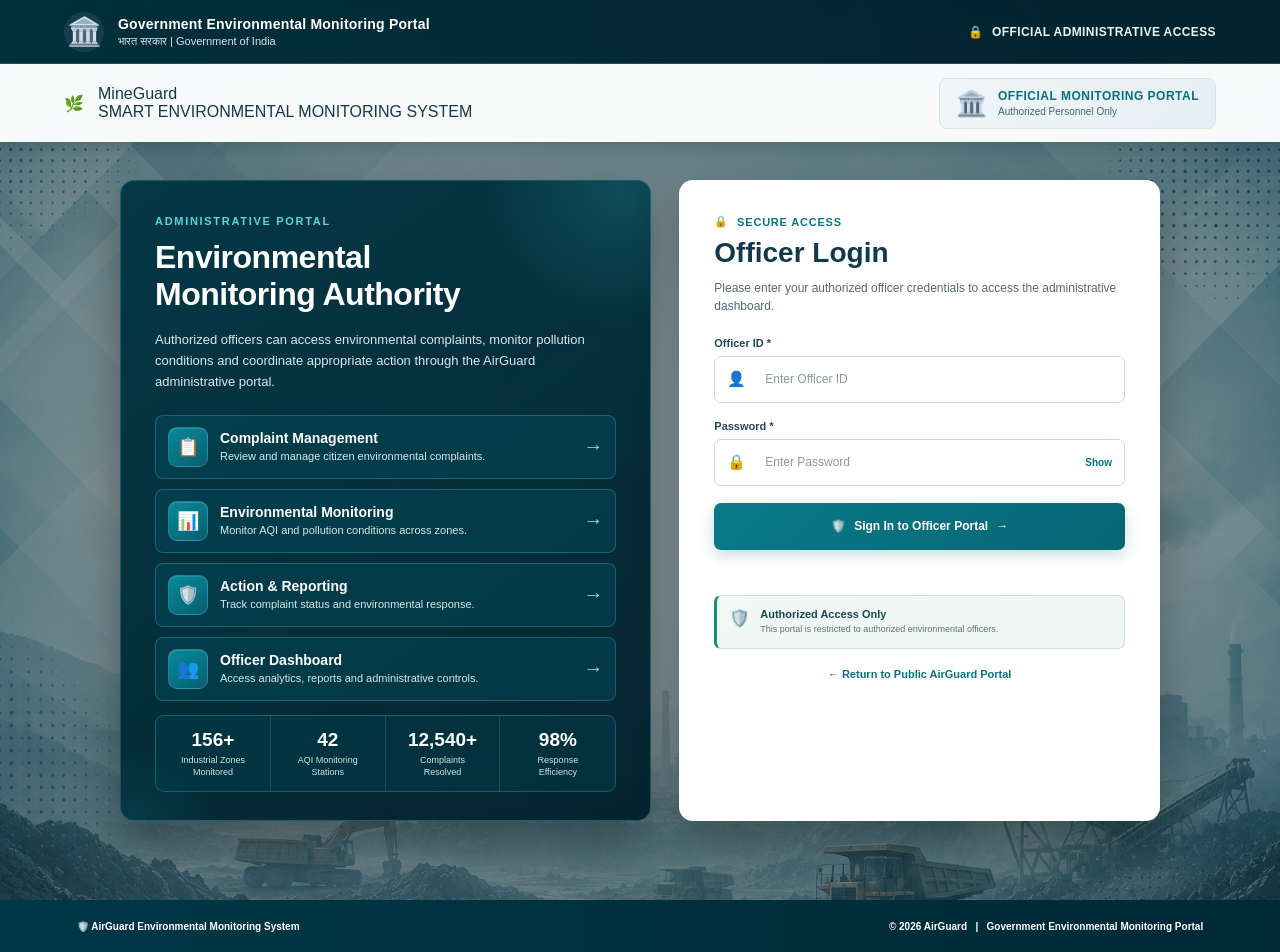
<file: admin-dashboard.html>
<!DOCTYPE html>
<html lang="en">

<head>
    <meta charset="UTF-8">
    <meta name="viewport" content="width=device-width, initial-scale=1.0">

    <title>AirGuard | Government Dashboard</title>

    <link rel="stylesheet" href="css/admin.css">
</head>

<body>

    <!-- HEADER -->
    <header class="admin-header">

        <div class="admin-brand">
            <div class="admin-logo">
                Mine<span>Guard</span>
            </div>

            <div class="admin-subtitle">
                Government Environmental Monitoring Portal
            </div>
        </div>

        <div class="admin-user">

            <span>Government Officer</span>

            <button id="logoutBtn">
                Logout
            </button>

        </div>

    </header>


    <!-- GOVERNMENT BAR -->

    <div class="government-bar">

        <span>
            🏛️ Environmental Monitoring & Complaint Management
        </span>

        <span>
            Government Portal
        </span>

    </div>


    <!-- MAIN CONTENT -->

    <main class="admin-container">

        <!-- PAGE TITLE -->

        <section class="admin-heading">

            <p>
                ADMINISTRATION PANEL
            </p>

            <h1>
                Complaint Management Dashboard
            </h1>

            <span>
                Monitor, review and manage environmental complaints
                submitted by citizens.
            </span>

        </section>


        <!-- STATISTICS -->

        <section class="admin-statistics">

            <div class="admin-stat-card">

                <div class="stat-icon">
                    📋
                </div>

                <div>
                    <span>
                        TOTAL COMPLAINTS
                    </span>

                    <strong id="adminTotalComplaints">
                        0
                    </strong>
                </div>

            </div>


            <div class="admin-stat-card">

                <div class="stat-icon">
                    ⏳
                </div>

                <div>
                    <span>
                        PENDING
                    </span>

                    <strong id="adminPendingComplaints">
                        0
                    </strong>
                </div>

            </div>


            <div class="admin-stat-card">

                <div class="stat-icon">
                    🔄
                </div>

                <div>
                    <span>
                        IN PROGRESS
                    </span>

                    <strong id="adminProgressComplaints">
                        0
                    </strong>
                </div>

            </div>


            <div class="admin-stat-card">

                <div class="stat-icon">
                    ✅
                </div>

                <div>
                    <span>
                        RESOLVED
                    </span>

                    <strong id="adminResolvedComplaints">
                        0
                    </strong>
                </div>

            </div>

        </section>


        <!-- COMPLAINT MANAGEMENT -->

        <section class="complaint-management">

            <div class="management-header">

                <div>

                    <p>
                        CITIZEN COMPLAINTS
                    </p>

                    <h2>
                        Complaint Records
                    </h2>

                </div>

                <button
                    id="refreshComplaintsBtn"
                    class="refresh-btn"
                >
                    ↻ Refresh
                </button>

            </div>


            <!-- SEARCH AND FILTER -->

            <div class="complaint-controls">

                <input
                    type="text"
                    id="adminSearch"
                    placeholder="Search by Complaint ID, location or citizen name..."
                >

                <select id="adminStatusFilter">

                    <option value="all">
                        All Complaints
                    </option>

                    <option value="Pending">
                        Pending
                    </option>

                    <option value="In Progress">
                        In Progress
                    </option>

                    <option value="Resolved">
                        Resolved
                    </option>

                </select>

            </div>


            <!-- COMPLAINT TABLE -->

            <div class="table-container">

                <table>

                    <thead>

                        <tr>

                            <th>
                                Complaint ID
                            </th>

                            <th>
                                Citizen
                            </th>

                            <th>
                                Location
                            </th>

                            <th>
                                Type
                            </th>

                            <th>
                                Date
                            </th>

                            <th>
                                Status
                            </th>

                            <th>
                                Action
                            </th>

                        </tr>

                    </thead>

                    <tbody id="complaintsTableBody">

                        <!-- JavaScript will insert complaints here -->

                    </tbody>

                </table>

            </div>


            <!-- NO COMPLAINTS -->

            <div
                id="noComplaints"
                class="no-complaints"
            >

                No complaints found.

            </div>

        </section>

    </main>


    <!-- COMPLAINT DETAILS MODAL -->

    <div
        id="complaintModal"
        class="admin-modal"
    >

        <div class="admin-modal-content">

            <button
                id="closeComplaintModal"
                class="close-modal"
            >
                ×
            </button>

            <p class="modal-label">
                COMPLAINT DETAILS
            </p>

            <h2 id="modalComplaintId">
                AG-000000
            </h2>


            <div class="modal-details">

                <div>
                    <span>Citizen Name</span>
                    <strong id="modalCitizenName">
                        --
                    </strong>
                </div>

                <div>
                    <span>Email</span>
                    <strong id="modalCitizenEmail">
                        --
                    </strong>
                </div>

                <div>
                    <span>Location</span>
                    <strong id="modalLocation">
                        --
                    </strong>
                </div>

                <div>
                    <span>Complaint Type</span>
                    <strong id="modalComplaintType">
                        --
                    </strong>
                </div>

                <div>
                    <span>Date Submitted</span>
                    <strong id="modalComplaintDate">
                        --
                    </strong>
                </div>

            </div>


            <div class="description-box">

                <span>
                    Description
                </span>

                <p id="modalDescription">
                    --
                </p>

            </div>


            <!-- STATUS MANAGEMENT -->

            <div class="status-management">

                <label for="modalStatus">
                    Update Complaint Status
                </label>

                <select id="modalStatus">

                    <option value="Pending">
                        Pending
                    </option>

                    <option value="In Progress">
                        In Progress
                    </option>

                    <option value="Resolved">
                        Resolved
                    </option>

                </select>

                <button
                    id="updateStatusBtn"
                >
                    Update Status
                </button>

            </div>

        </div>

    </div>


    <footer class="admin-footer">

        <strong>
            MineGuard
        </strong>

        <span>
            Smart Environmental Monitoring System
        </span>

        <span>
            © 2026 Hackathon Project
        </span>

    </footer>


    <script src="js/admin.js"></script>

</body>

</html>
</file>
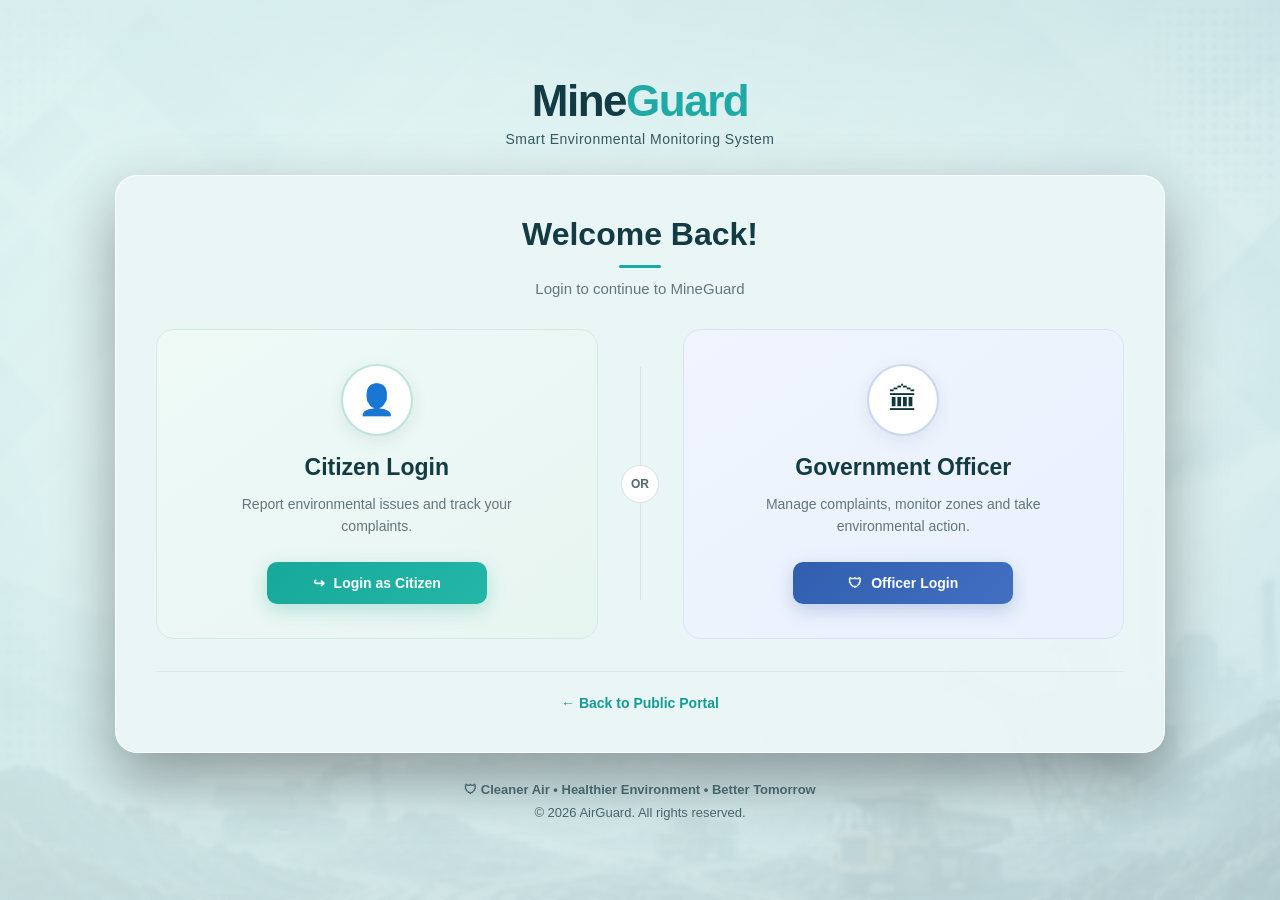
<file: login.html>
<!DOCTYPE html>
<html lang="en">

<head>

    <meta charset="UTF-8">

    <meta name="viewport"
          content="width=device-width, initial-scale=1.0">

    <title>MineGuard | Login</title>

    <!-- Login CSS -->
    <link rel="stylesheet" href="css/login.css">

</head>


<body>

    <!-- ==============================
         LOGIN PAGE
    =============================== -->

    <main class="login-page">

        <div class="login-overlay"></div>


        <div class="login-container">


            <!-- ==============================
                 MINEGUARD BRAND
            =============================== -->

            <div class="brand">

                <div class="brand-name">
                    Mine<span>Guard</span>
                </div>

                <p>
                    Smart Environmental Monitoring System
                </p>

            </div>



            <!-- ==============================
                 LOGIN CARD
            =============================== -->

            <div class="login-card">


                <div class="card-heading">

                    <h1>
                        Welcome Back!
                    </h1>

                    <div class="heading-line"></div>

                    <p>
                        Login to continue to MineGuard
                    </p>

                </div>



                <!-- ==============================
                     LOGIN OPTIONS
                =============================== -->

                <div class="login-options">


                    <!-- ==========================
                         CITIZEN LOGIN
                    =========================== -->

                    <div class="login-option citizen-option">

                        <div class="option-icon citizen-icon">
                            👤
                        </div>


                        <h2>
                            Citizen Login
                        </h2>


                        <p>
                            Report environmental issues
                            and track your complaints.
                        </p>


                        <a href="citizen-login.html"
                           class="login-option-btn citizen-btn">

                            <span>↪</span>

                            Login as Citizen

                        </a>

                    </div>



                    <!-- ==========================
                         OR DIVIDER
                    =========================== -->

                    <div class="login-divider">

                        <span>OR</span>

                    </div>



                    <!-- ==========================
                         GOVERNMENT OFFICER
                    =========================== -->

                    <div class="login-option officer-option">

                        <div class="option-icon officer-icon">
                            🏛
                        </div>


                        <h2>
                            Government Officer
                        </h2>


                        <p>
                            Manage complaints, monitor
                            zones and take environmental action.
                        </p>


                        <a href="officer-login.html"
                           class="login-option-btn officer-btn">

                            <span>🛡</span>

                            Officer Login

                        </a>

                    </div>


                </div>



                <!-- ==============================
                     BACK TO PUBLIC PORTAL
                =============================== -->

                <div class="back-section">

                    <a href="index.html"
                       class="back-link">

                        ← Back to Public Portal

                    </a>

                </div>


            </div>



            <!-- ==============================
                 FOOTER
            =============================== -->

            <footer class="login-footer">

                <p>
                    🛡 Cleaner Air • Healthier Environment • Better Tomorrow
                </p>

                <p>
                    © 2026 AirGuard. All rights reserved.
                </p>

            </footer>


        </div>

    </main>


</body>

</html>
</file>
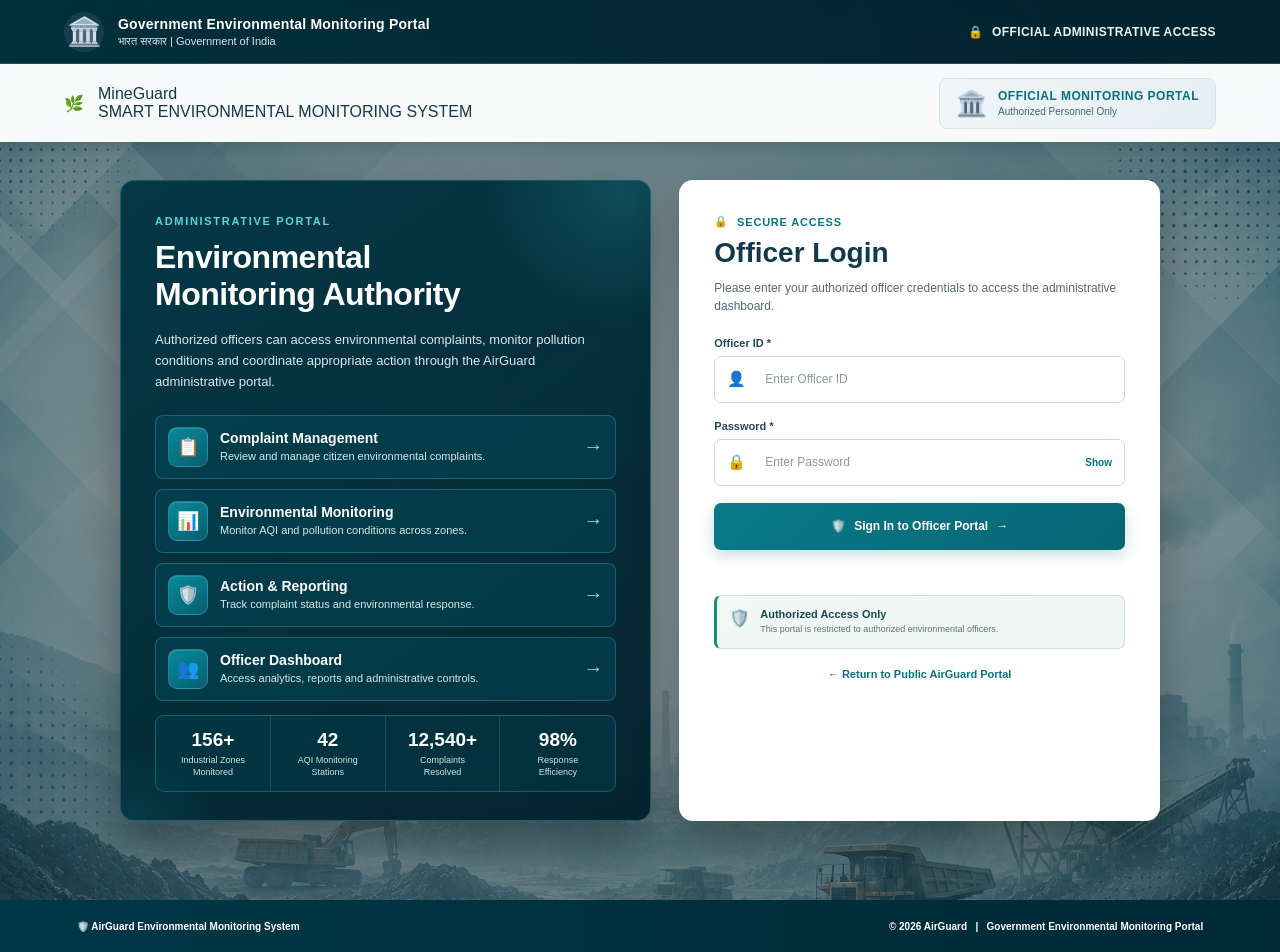
<file: officer-login.html>
<!DOCTYPE html>
<html lang="en">

<head>
    <meta charset="UTF-8">

    <meta name="viewport"
          content="width=device-width, initial-scale=1.0">

    <title>AirGuard | Officer Login</title>

    <link rel="stylesheet"
          href="css/officer-login.css">
</head>


<body>

    <!-- =====================================================
         GOVERNMENT TOP BAR
    ====================================================== -->

    <header class="gov-header">

        <div class="gov-left">

            <div class="gov-emblem">
                🏛️
            </div>

            <div>
                <div class="gov-title">
                    Government Environmental Monitoring Portal
                </div>

                <div class="gov-subtitle">
                    भारत सरकार | Government of India
                </div>
            </div>

        </div>


        <div class="official-access">

            🔒

            <span>
                OFFICIAL ADMINISTRATIVE ACCESS
            </span>

        </div>

    </header>



    <!-- =====================================================
         AIRGUARD BRAND HEADER
    ====================================================== -->

    <section class="brand-header">

        <div class="brand-left">

            <div class="Mineguard-logo">
                🌿
            </div>

            <div>

                <div class="Mineguard-name">
                    MineGuard
                </div>

                <div class="Mineguard-tagline">
                    SMART ENVIRONMENTAL MONITORING SYSTEM
                </div>

            </div>

        </div>


        <div class="portal-badge">

            <div class="portal-icon">
                🏛️
            </div>

            <div>

                <strong>
                    OFFICIAL MONITORING PORTAL
                </strong>

                <span>
                    Authorized Personnel Only
                </span>

            </div>

        </div>

    </section>



    <!-- =====================================================
         MAIN LOGIN AREA
    ====================================================== -->

    <main class="login-background">

        <div class="login-layout">


            <!-- =================================================
                 LEFT PROFESSIONAL INFORMATION PANEL
            ================================================== -->

            <section class="authority-panel">

                <div class="panel-label">
                    ADMINISTRATIVE PORTAL
                </div>


                <h1>
                    Environmental<br>
                    Monitoring Authority
                </h1>


                <p class="authority-description">

                    Authorized officers can access environmental
                    complaints, monitor pollution conditions and
                    coordinate appropriate action through the
                    AirGuard administrative portal.

                </p>



                <!-- FEATURE 1 -->

                <div class="authority-feature">

                    <div class="feature-icon">
                        📋
                    </div>

                    <div class="feature-content">

                        <h3>
                            Complaint Management
                        </h3>

                        <p>
                            Review and manage citizen environmental
                            complaints.
                        </p>

                    </div>

                    <div class="feature-arrow">
                        →
                    </div>

                </div>



                <!-- FEATURE 2 -->

                <div class="authority-feature">

                    <div class="feature-icon">
                        📊
                    </div>

                    <div class="feature-content">

                        <h3>
                            Environmental Monitoring
                        </h3>

                        <p>
                            Monitor AQI and pollution conditions
                            across zones.
                        </p>

                    </div>

                    <div class="feature-arrow">
                        →
                    </div>

                </div>



                <!-- FEATURE 3 -->

                <div class="authority-feature">

                    <div class="feature-icon">
                        🛡️
                    </div>

                    <div class="feature-content">

                        <h3>
                            Action & Reporting
                        </h3>

                        <p>
                            Track complaint status and environmental
                            response.
                        </p>

                    </div>

                    <div class="feature-arrow">
                        →
                    </div>

                </div>



                <!-- FEATURE 4 -->

                <div class="authority-feature">

                    <div class="feature-icon">
                        👥
                    </div>

                    <div class="feature-content">

                        <h3>
                            Officer Dashboard
                        </h3>

                        <p>
                            Access analytics, reports and
                            administrative controls.
                        </p>

                    </div>

                    <div class="feature-arrow">
                        →
                    </div>

                </div>



                <!-- =================================================
                     STATISTICS
                ================================================== -->

                <div class="authority-stats">

                    <div class="stat">

                        <strong>
                            156+
                        </strong>

                        <span>
                            Industrial Zones<br>
                            Monitored
                        </span>

                    </div>


                    <div class="stat">

                        <strong>
                            42
                        </strong>

                        <span>
                            AQI Monitoring<br>
                            Stations
                        </span>

                    </div>


                    <div class="stat">

                        <strong>
                            12,540+
                        </strong>

                        <span>
                            Complaints<br>
                            Resolved
                        </span>

                    </div>


                    <div class="stat">

                        <strong>
                            98%
                        </strong>

                        <span>
                            Response<br>
                            Efficiency
                        </span>

                    </div>

                </div>

            </section>



            <!-- =================================================
                 OFFICER LOGIN CARD
            ================================================== -->

            <section class="login-card">


                <div class="secure-label">

                    🔒

                    <span>
                        SECURE ACCESS
                    </span>

                </div>


                <h2>
                    Officer Login
                </h2>


                <p class="login-description">

                    Please enter your authorized officer credentials
                    to access the administrative dashboard.

                </p>



                <!-- LOGIN FORM -->

                <form id="officerLoginForm">


                    <!-- OFFICER ID -->

                    <div class="form-group">

                        <label for="officerId">
                            Officer ID *
                        </label>

                        <div class="input-wrapper">

                            <span class="input-icon">
                                👤
                            </span>

                            <input
                                type="text"
                                id="officerId"
                                name="officerId"
                                placeholder="Enter Officer ID"
                                required
                                autocomplete="username"
                            >

                        </div>

                    </div>



                    <!-- PASSWORD -->

                    <div class="form-group">

                        <label for="officerPassword">
                            Password *
                        </label>

                        <div class="input-wrapper">

                            <span class="input-icon">
                                🔒
                            </span>

                            <input
                                type="password"
                                id="officerPassword"
                                name="officerPassword"
                                placeholder="Enter Password"
                                required
                                autocomplete="current-password"
                            >

                            <button
                                type="button"
                                id="showPassword"
                                class="show-password">
                                Show
                            </button>

                        </div>

                    </div>



                    <!-- LOGIN BUTTON -->

                    <button
                        type="submit"
                        class="login-button">

                        🛡️

                        <span>
                            Sign In to Officer Portal
                        </span>

                        →

                    </button>


                    <!-- LOGIN MESSAGE -->

                    <div
                        id="loginMessage"
                        class="login-message">
                    </div>


                </form>



                <!-- =================================================
                     AUTHORIZED ACCESS NOTICE
                ================================================== -->

                <div class="access-notice">

                    <div class="notice-icon">
                        🛡️
                    </div>

                    <div>

                        <strong>
                            Authorized Access Only
                        </strong>

                        <p>
                            This portal is restricted to authorized
                            environmental officers.
                        </p>

                    </div>

                </div>



                <!-- RETURN LINK -->

                <a
                    href="index.html"
                    class="return-link">

                    ← Return to Public AirGuard Portal

                </a>

            </section>

        </div>

    </main>



    <!-- =====================================================
         FOOTER
    ====================================================== -->

    <footer class="footer">

        <div>
            🛡️
            AirGuard Environmental Monitoring System
        </div>

        <div>
            © 2026 AirGuard
            &nbsp; | &nbsp;
            Government Environmental Monitoring Portal
        </div>

    </footer>



    <!-- =====================================================
         JAVASCRIPT
    ====================================================== -->

    <script src="js/officer-login.js"></script>

</body>

</html>
</file>
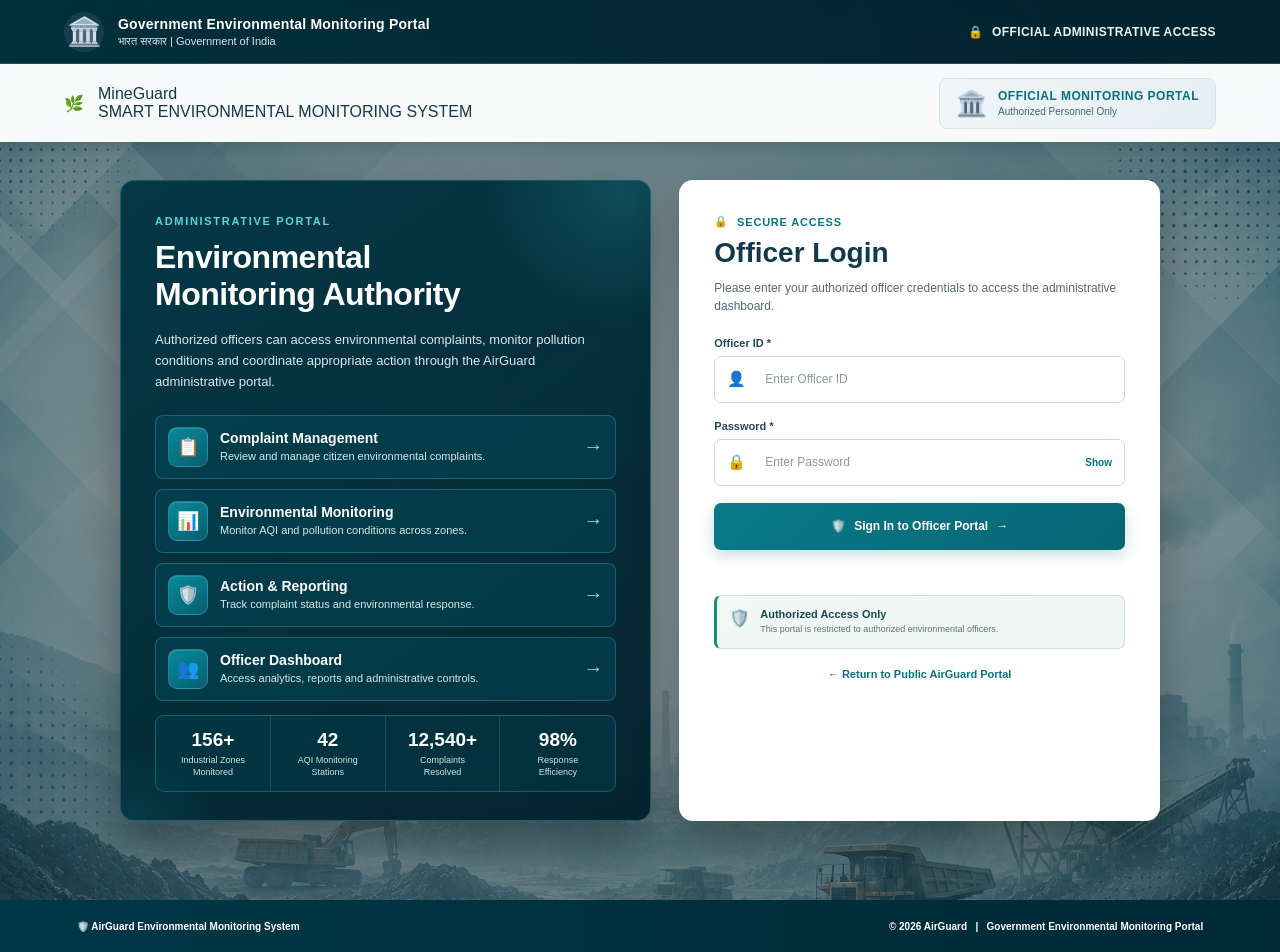
<file: officer-settings.html>
<!DOCTYPE html>
<html lang="en">

<head>

    <meta charset="UTF-8">

    <meta name="viewport"
          content="width=device-width, initial-scale=1.0">

    <title>MineGuard | Officer Settings</title>

    <!-- SAME CSS AS OFFICER DASHBOARD -->
    <link rel="stylesheet"
          href="css/officer.css">

</head>

<body>

    <!-- =====================================================
         GOVERNMENT TOP BAR
         ===================================================== -->

    <header class="gov-topbar">

        <div class="gov-left">

            <div class="gov-emblem">
                🏛️
            </div>

            <div>

                <div class="gov-title">
                    GOVERNMENT ENVIRONMENTAL MONITORING PORTAL
                </div>

                <div class="gov-subtitle">
                    Environmental Protection & Pollution Control Authority
                </div>

            </div>

        </div>


        <div class="gov-right">

            <span class="official-badge">
                ● OFFICIAL PORTAL
            </span>

            <span class="secure-badge">
                🔒 Secure Access
            </span>

        </div>

    </header>


    <!-- =====================================================
         DASHBOARD WRAPPER
         ===================================================== -->

    <div class="dashboard-wrapper">


        <!-- =================================================
             SIDEBAR
             ================================================= -->

        <aside class="sidebar">


            <!-- BRAND -->

            <div class="sidebar-brand">

                <div class="brand-logo">
                    🌿
                </div>

                <div>

                    <div class="brand-name">
                        MineGuard
                    </div>

                    <div class="brand-subtitle">
                        Smart Environmental
                        Monitoring System
                    </div>

                </div>

            </div>


            <!-- OFFICER PROFILE -->

            <div class="officer-profile">

                <div class="profile-icon">
                    👤
                </div>

                <div class="profile-details">

                    <strong>
                        Environmental Officer
                    </strong>

                    <span>
                        Officer ID: admin
                    </span>

                </div>

            </div>


            <!-- =================================================
                 NAVIGATION
                 ================================================= -->

            <nav class="sidebar-nav">


                <!-- ADMIN DASHBOARD -->

                <a href="admin-dashboard.html"
                   class="nav-item">

                    <span>🏛️</span>
                    <span>Admin Dashboard</span>

                </a>


                <div class="nav-heading">
                    MAIN MENU
                </div>


                <!-- OFFICER DASHBOARD -->

                <a href="officer.html"
                   class="nav-item">

                    <span>📊</span>
                    <span>Dashboard</span>

                </a>


                <!-- COMPLAINTS -->

                <a href="officer.html#complaints"
                   class="nav-item">

                    <span>📋</span>
                    <span>Complaints</span>

                    <span class="nav-count"
                          id="sidebarComplaintCount">
                        0
                    </span>

                </a>


                <!-- MONITORING -->

                <a href="officer.html#monitoring"
                   class="nav-item">

                    <span>🌍</span>
                    <span>Environmental Monitoring</span>

                </a>


                <!-- ANALYTICS -->

                <a href="officer.html#analytics"
                   class="nav-item">

                    <span>📈</span>
                    <span>Analytics & Reports</span>

                </a>


                <div class="nav-heading second-heading">
                    ADMINISTRATION
                </div>


                <!-- ALERTS -->

                <a href="officer.html#alerts"
                   class="nav-item">

                    <span>🔔</span>
                    <span>Alerts</span>

                    <span class="alert-count">
                        3
                    </span>

                </a>


                <!-- SETTINGS -->

                <a href="officer-settings.html"
                   class="nav-item active">

                    <span>⚙️</span>
                    <span>Settings</span>

                </a>


            </nav>


            <!-- =================================================
                 SIDEBAR BOTTOM
                 ================================================= -->

            <div class="sidebar-bottom">


                <div class="system-status">

                    <span class="status-dot"></span>

                    <div>

                        <strong>
                            System Operational
                        </strong>

                        <small>
                            All monitoring stations online
                        </small>

                    </div>

                </div>


                <button id="logoutBtn"
                        class="logout-btn">

                    🚪 Logout

                </button>

            </div>

        </aside>


        <!-- =================================================
             MAIN CONTENT
             ================================================= -->

        <main class="main-content">


            <!-- =================================================
                 PAGE HEADER
                 ================================================= -->

            <div class="dashboard-header">

                <div>

                    <div class="breadcrumb">
                        HOME / OFFICER PORTAL / SETTINGS
                    </div>

                    <h1>
                        Officer Settings
                    </h1>

                    <p>
                        Manage officer dashboard appearance,
                        language and system preferences.
                    </p>

                </div>

            </div>


            <!-- =================================================
                 SETTINGS SECTION
                 ================================================= -->

            <section class="dashboard-card officer-settings"
                     id="settings">


                <!-- SETTINGS HEADER -->

                <div class="card-header">

                    <div>

                        <span class="section-label">
                            ADMINISTRATION
                        </span>

                        <h2>
                            Settings
                        </h2>

                        <p>
                            Manage officer dashboard appearance
                            and language preferences.
                        </p>

                    </div>

                </div>


                <!-- =================================================
                     SETTINGS CONTAINER
                     ================================================= -->

                <div class="settings-container">


                    <!-- =================================================
                         APPEARANCE
                         ================================================= -->

                    <div class="settings-group">


                        <div class="settings-group-header">

                            <div class="settings-icon">
                                🎨
                            </div>

                            <div>

                                <h3>
                                    Appearance
                                </h3>

                                <p>
                                    Choose how the MineGuard dashboard looks.
                                </p>

                            </div>

                        </div>


                        <div class="theme-options">


                            <!-- LIGHT MODE -->

                            <button
                                type="button"
                                class="theme-option"
                                id="lightModeBtn">

                                <span class="theme-option-icon">
                                    ☀️
                                </span>

                                <span>

                                    <strong>
                                        Light Mode
                                    </strong>

                                    <small>
                                        Use the normal bright dashboard
                                    </small>

                                </span>

                            </button>


                            <!-- DARK MODE -->

                            <button
                                type="button"
                                class="theme-option"
                                id="darkModeBtn">

                                <span class="theme-option-icon">
                                    🌙
                                </span>

                                <span>

                                    <strong>
                                        Dark Mode
                                    </strong>

                                    <small>
                                        Use a darker dashboard appearance
                                    </small>

                                </span>

                            </button>


                        </div>

                    </div>


                    <!-- =================================================
                         LANGUAGE
                         ================================================= -->

                    <div class="settings-group">


                        <div class="settings-group-header">

                            <div class="settings-icon">
                                🌐
                            </div>

                            <div>

                                <h3>
                                    Language
                                </h3>

                                <p>
                                    Select your preferred dashboard language.
                                </p>

                            </div>

                        </div>


                        <div class="language-selector">


                            <label for="languageSelect">
                                Dashboard Language
                            </label>


                            <select id="languageSelect">

                                <option value="en">
                                    🇬🇧 English
                                </option>

                                <option value="hi">
                                    🇮🇳 हिन्दी
                                </option>

                                <option value="bn">
                                    🇮🇳 বাংলা
                                </option>

                            </select>


                        </div>

                    </div>


                    <!-- =================================================
                         SYSTEM PREFERENCES
                         ================================================= -->

                    <div class="settings-group">


                        <div class="settings-group-header">

                            <div class="settings-icon">
                                ⚙️
                            </div>

                            <div>

                                <h3>
                                    System Preferences
                                </h3>

                                <p>
                                    Current MineGuard monitoring configuration.
                                </p>

                            </div>

                        </div>


                        <div class="system-preference-list">


                            <!-- SENSOR MONITORING -->

                            <div class="settings-item">

                                <span>
                                    🔬 Sensor Monitoring
                                </span>


                                <button
                                    id="sensorMonitoringToggle"
                                    class="system-status enabled"
                                    onclick="toggleSensorMonitoring()">

                                    ACTIVE

                                </button>

                            </div>


                            <!-- ENVIRONMENTAL ALERTS -->

                            <div class="settings-item">

                                <span>
                                    🔔 Environmental Alerts
                                </span>


                                <button
                                    id="environmentalAlertsToggle"
                                    class="system-status enabled"
                                    onclick="toggleEnvironmentalAlerts()">

                                    ENABLED

                                </button>

                            </div>


                            <!-- OFFICER ACCOUNT -->

                            <div class="preference-row">

                                <span>
                                    👤 Officer Account
                                </span>

                                <strong>
                                    admin
                                </strong>

                            </div>


                        </div>

                    </div>


                </div>

            </section>


            <!-- =================================================
                 FOOTER
                 ================================================= -->

            <footer class="dashboard-footer">


                <div>

                    <strong>
                        MineGuard
                    </strong>

                    Smart Environmental Monitoring System

                </div>


                <div>

                    Government Environmental Monitoring Portal
                    © 2026

                </div>


            </footer>


        </main>

    </div>


    <!-- =====================================================
         OFFICER JAVASCRIPT
         ===================================================== -->

    <script src="js/officer.js"></script>


</body>

</html>
</file>
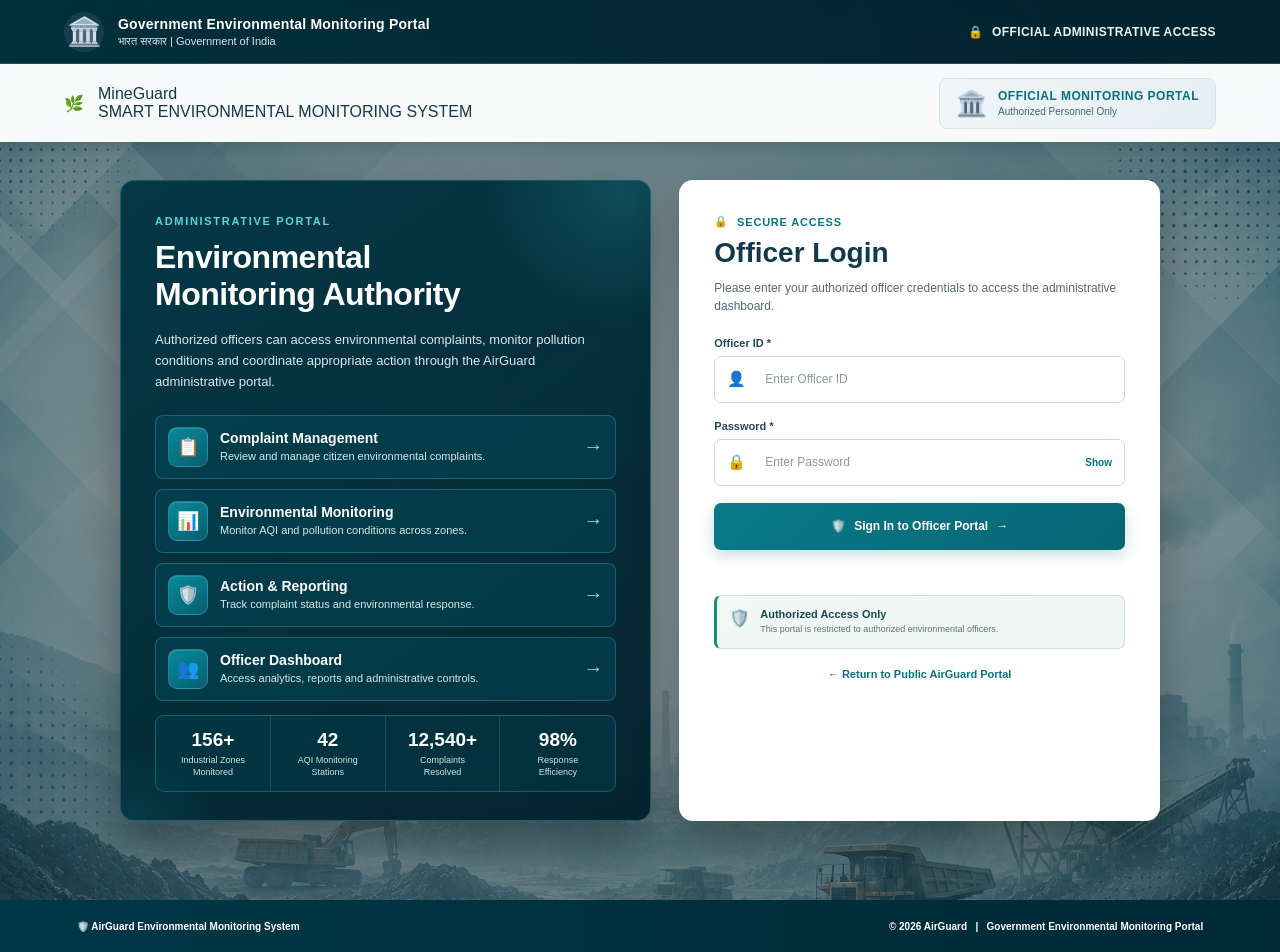
<file: officer.html>
<!DOCTYPE html>
<html lang="en">

<head>
    <meta charset="UTF-8">

    <meta name="viewport"
          content="width=device-width, initial-scale=1.0">

    <title>MineGuard | Officer Dashboard</title>

    <!-- Officer Dashboard CSS -->
   <link rel="stylesheet" href="css/officer.css">
</head>

<body>

    <!-- =====================================================
         GOVERNMENT TOP BAR
         ===================================================== -->

    <header class="gov-topbar">

        <div class="gov-left">

            <div class="gov-emblem">
                🏛️
            </div>

            <div>
                <div class="gov-title">
                    GOVERNMENT ENVIRONMENTAL MONITORING PORTAL
                </div>

                <div class="gov-subtitle">
                    Environmental Protection & Pollution Control Authority
                </div>
            </div>

        </div>


        <div class="gov-right">

            <span class="official-badge">
                ● OFFICIAL PORTAL
            </span>

            <span class="secure-badge">
                🔒 Secure Access
            </span>

        </div>

    </header>


    <!-- =====================================================
         DASHBOARD WRAPPER
         ===================================================== -->

    <div class="dashboard-wrapper">


        <!-- =================================================
             SIDEBAR
             ================================================= -->

        <aside class="sidebar">

            <!-- BRAND -->

            <div class="sidebar-brand">

                <div class="brand-logo">
                    🌿
                </div>

                <div>

                    <div class="brand-name">
                        MineGuard
                    </div>

                    <div class="brand-subtitle">
                        Smart Environmental
                        Monitoring System
                    </div>

                </div>

            </div>


            <!-- OFFICER PROFILE -->

            <div class="officer-profile">

                <div class="profile-icon">
                    👤
                </div>

                <div class="profile-details">

                    <strong>Environmental Officer</strong>

                    <span id="officerDisplay">
                        Officer ID: admin
                    </span>

                </div>

            </div>


            <!-- NAVIGATION -->

            <nav class="sidebar-nav">

                <a href="admin-dashboard.html" class="nav-item">
    <span>🏛️</span>
    <span>Admin Dashboard</span>
</a>

                <div class="nav-heading">
                    MAIN MENU
                </div>

                <a href="#dashboard"
                   class="nav-item active">

                    <span>📊</span>
                    <span>Dashboard</span>

                </a>


                <a href="#complaints"
                   class="nav-item">

                    <span>📋</span>
                    <span>Complaints</span>

                    <span class="nav-count"
                          id="sidebarComplaintCount">
                        0
                    </span>

                </a>


                <a href="#monitoring"
                   class="nav-item">

                    <span>🌍</span>
                    <span>Environmental Monitoring</span>

                </a>


                <a href="#analytics"
                   class="nav-item">

                    <span>📈</span>
                    <span>Analytics & Reports</span>

                </a>


                <div class="nav-heading second-heading">
                    ADMINISTRATION
                </div>


                <a href="#alerts"
                   class="nav-item">

                    <span>🔔</span>
                    <span>Alerts</span>

                    <span class="alert-count">
                        3
                    </span>

                </a>


               <a href="officer-settings.html"
   class="nav-item">

    <span>⚙️</span>
    <span>Settings</span>

</a>

            </nav>


            <!-- SIDEBAR BOTTOM -->

            <div class="sidebar-bottom">

                <div class="system-status">

                    <span class="status-dot"></span>

                    <div>
                        <strong>System Operational</strong>
                        <small>All monitoring stations online</small>
                    </div>

                </div>


                <button id="logoutBtn"
                        class="logout-btn">

                    🚪 Logout

                </button>

            </div>

        </aside>


        <!-- =================================================
             MAIN CONTENT
             ================================================= -->

        <main class="main-content">


            <!-- TOP HEADER -->

            <div class="dashboard-header">

                <div>

                    <div class="breadcrumb">
                        HOME / OFFICER PORTAL
                    </div>

                    <h1>
                        Officer Dashboard
                    </h1>

                    <p>
                        Monitor environmental conditions,
                        review citizen complaints and coordinate
                        pollution-control actions.
                    </p>

                </div>


                <div class="header-actions">

                    <div class="live-indicator">

                        <span></span>

                        LIVE MONITORING

                    </div>

                    <div class="date-display"
                         id="currentDate">

                        Loading...

                    </div>

                </div>

            </div>


            <!-- =================================================
                 STAT CARDS
                 ================================================= -->

            <section class="stats-grid">


                <!-- AQI -->

                <div class="stat-card aqi-card">

                    <div class="stat-top">

                        <div class="stat-icon">
                            🌫️
                        </div>

                        <span class="stat-label">
                            CURRENT AQI
                        </span>

                    </div>


                    <div class="stat-value"
                         id="currentAQI">

                        142

                    </div>


                    <div class="stat-location">
                        📍 Bhubaneswar, Odisha
                    </div>


                    <div class="aqi-status">
                        POOR AIR QUALITY
                    </div>

                </div>


                <!-- COMPLAINTS -->

                <div class="stat-card">

                    <div class="stat-top">

                        <div class="stat-icon blue">
                            📋
                        </div>

                        <span class="stat-label">
                            TOTAL COMPLAINTS
                        </span>

                    </div>


                    <div class="stat-value"
                         id="totalComplaints">

                        0

                    </div>


                    <div class="stat-description">
                        Citizen environmental reports
                    </div>


                    <div class="stat-link">
                        View complaints →
                    </div>

                </div>


                <!-- PENDING -->

                <div class="stat-card">

                    <div class="stat-top">

                        <div class="stat-icon orange">
                            ⏳
                        </div>

                        <span class="stat-label">
                            PENDING
                        </span>

                    </div>


                    <div class="stat-value"
                         id="pendingComplaints">

                        0

                    </div>


                    <div class="stat-description">
                        Reports requiring attention
                    </div>


                    <div class="warning-text">
                        Requires action
                    </div>

                </div>


                <!-- RESOLVED -->

                <div class="stat-card">

                    <div class="stat-top">

                        <div class="stat-icon green">
                            ✓
                        </div>

                        <span class="stat-label">
                            RESOLVED
                        </span>

                    </div>


                    <div class="stat-value"
                         id="resolvedComplaints">

                        0

                    </div>


                    <div class="stat-description">
                        Successfully completed cases
                    </div>


                    <div class="success-text">
                        Response efficiency
                    </div>

                </div>

            </section>


            <!-- =================================================
                 MONITORING SECTION
                 ================================================= -->

            <section class="content-grid"
                     id="monitoring">


                <!-- AQI MONITORING -->

                <div class="dashboard-card monitoring-card">

                    <div class="card-header">

                        <div>

                            <span class="section-label">
                                ENVIRONMENTAL MONITORING
                            </span>

                            <h2>
                                Air Quality Status
                            </h2>

                        </div>

                        <span class="online-badge">
                            ● SENSOR ONLINE
                        </span>

                    </div>


                    <div class="aqi-monitor">

                        <div class="aqi-circle">

                            <strong id="dashboardAQI">
                                142
                            </strong>

                            <span>
                                AQI
                            </span>

                        </div>


                        <div class="aqi-details">

                            <h3>
                                Poor Air Quality
                            </h3>

                            <p>
                                Current environmental conditions
                                require monitoring and preventive
                                action.
                            </p>


                            <div class="pollutant-row">

                                <div>
                                    <span>PM2.5</span>
                                    <strong>68 µg/m³</strong>
                                </div>

                                <div>
                                    <span>PM10</span>
                                    <strong>112 µg/m³</strong>
                                </div>

                                <div>
                                    <span>CO</span>
                                    <strong>1.4 ppm</strong>
                                </div>

                            </div>

                        </div>

                    </div>

                </div>


                <!-- ENVIRONMENTAL CONDITIONS -->

                <div class="dashboard-card">

                    <div class="card-header">

                        <div>

                            <span class="section-label">
                                LIVE CONDITIONS
                            </span>

                            <h2>
                                Environmental Data
                            </h2>

                        </div>

                    </div>


                    <div class="environment-grid">


                        <div class="environment-item">

                            <span class="environment-icon">
                                🌡️
                            </span>

                            <div>

                                <small>
                                    Temperature
                                </small>

                                <strong>
                                    31°C
                                </strong>

                            </div>

                        </div>


                        <div class="environment-item">

                            <span class="environment-icon">
                                💧
                            </span>

                            <div>

                                <small>
                                    Humidity
                                </small>

                                <strong>
                                    68%
                                </strong>

                            </div>

                        </div>


                        <div class="environment-item">

                            <span class="environment-icon">
                                💨
                            </span>

                            <div>

                                <small>
                                    Wind Speed
                                </small>

                                <strong>
                                    12 km/h
                                </strong>

                            </div>

                        </div>


                        <div class="environment-item">

                            <span class="environment-icon">
                                🌪️
                            </span>

                            <div>

                                <small>
                                    Dust Risk
                                </small>

                                <strong>
                                    Moderate
                                </strong>

                            </div>

                        </div>

                    </div>

                </div>

            </section>


            <!-- =================================================
                 QUICK ACTIONS
                 ================================================= -->

            <section class="dashboard-card quick-actions">

                <div class="card-header">

                    <div>

                        <span class="section-label">
                            OFFICER SERVICES
                        </span>

                        <h2>
                            Quick Actions
                        </h2>

                    </div>

                </div>


                <div class="action-grid">


                    <a href="#complaints"
                       class="action-card">

                        <div class="action-icon">
                            📋
                        </div>

                        <div>

                            <strong>
                                Manage Complaints
                            </strong>

                            <span>
                                Review citizen reports
                            </span>

                        </div>

                        <span class="action-arrow">
                            →
                        </span>

                    </a>


                    <a href="#monitoring"
                       class="action-card">

                        <div class="action-icon">
                            🌍
                        </div>

                        <div>

                            <strong>
                                Monitor Pollution
                            </strong>

                            <span>
                                View sensor conditions
                            </span>

                        </div>

                        <span class="action-arrow">
                            →
                        </span>

                    </a>


                    <a href="#analytics"
                       class="action-card">

                        <div class="action-icon">
                            📊
                        </div>

                        <div>

                            <strong>
                                View Reports
                            </strong>

                            <span>
                                Environmental analytics
                            </span>

                        </div>

                        <span class="action-arrow">
                            →
                        </span>

                    </a>


                    <a href="#alerts"
                       class="action-card">

                        <div class="action-icon">
                            🔔
                        </div>

                        <div>

                            <strong>
                                Check Alerts
                            </strong>

                            <span>
                                Review important warnings
                            </span>

                        </div>

                        <span class="action-arrow">
                            →
                        </span>

                    </a>

                </div>

            </section>

<section class="dashboard-card alerts-section" id="alerts">

    <div class="card-header">

        <div>
            <span class="section-label">
                ENVIRONMENTAL ALERT SYSTEM
            </span>

            <h2>
                Active Pollution Alerts
            </h2>

            <p class="alerts-description">
                Automated alerts generated from environmental
                monitoring data.
            </p>
        </div>

        <span class="alert-status-badge">
            ● LIVE ALERTS
        </span>

    </div>

    <div id="environmentAlerts" class="environment-alerts">
    </div>

    <div id="noAlerts" class="no-alerts">

        <div class="no-alerts-icon">
            ✓
        </div>

        <strong>
            No Active Environmental Alerts
        </strong>

        <span>
            Current environmental conditions are within
            acceptable monitoring limits.
        </span>

    </div>

</section>
            <!-- =================================================
                 COMPLAINT MANAGEMENT
                 ================================================= -->

            <!-- =================================================
     COMPLAINT MANAGEMENT
     ================================================= -->

<section class="dashboard-card complaints-section"
         id="complaints">

    <div class="card-header">

        <div>

            <span class="section-label">
                CITIZEN SERVICES
            </span>

            <h2>
                Environmental Complaints
            </h2>

        </div>

        <span class="complaint-record-count"
              id="complaintCount">
            0 Records
        </span>

    </div>


    <!-- COMPLAINT TABLE -->

    <div class="complaints-table-wrapper">

        <table class="complaints-table">

            <thead>

                <tr>

                    <th>Complaint ID</th>

                    <th>Location</th>

                    <th>Issue Type</th>

                    <th>Date</th>

                    <th>Status</th>

                    <th>Action</th>

                </tr>

            </thead>


            <tbody id="complaintsTable">

            </tbody>

        </table>

    </div>


    <!-- NO COMPLAINT MESSAGE -->

    <div class="no-complaints"
         id="noComplaints">

        <div class="empty-icon">
            📋
        </div>

        <h3>
            No complaints available
        </h3>

        <p>
            Citizen complaints submitted through
            the AirGuard public portal will appear here.
        </p>

    </div>

</section>


<!-- =================================================
     COMPLAINT DETAILS MODAL
     ================================================= -->

<div class="complaint-modal"
     id="complaintModal">

    <div class="complaint-modal-content">

        <div class="modal-header">

            <div>

                <span class="section-label">
                    COMPLAINT DETAILS
                </span>

                <h2>
                    Environmental Complaint
                </h2>

            </div>

            <button id="closeModal"
                    class="modal-close">
                ×
            </button>

        </div>


        <div class="complaint-details">

            <div class="detail-item">

                <span>Complaint ID</span>

                <strong id="modalComplaintId">
                    --
                </strong>

            </div>


            <div class="detail-item">

                <span>Citizen Name</span>

                <strong id="modalName">
                    --
                </strong>

            </div>


            <div class="detail-item">

                <span>Email</span>

                <strong id="modalEmail">
                    --
                </strong>

            </div>


            <div class="detail-item">

                <span>Location</span>

                <strong id="modalLocation">
                    --
                </strong>

            </div>


            <div class="detail-item">

                <span>Issue Type</span>

                <strong id="modalType">
                    --
                </strong>

            </div>

        </div>

        <!-- UPLOADED DUST / POLLUTION PHOTO -->

<div class="complaint-photo-section">

    <span class="photo-label">
        Uploaded Environmental Photo
    </span>

    <div class="complaint-photo-container">

        <img id="modalComplaintPhoto"
             src=""
             alt="Uploaded pollution evidence"
             class="complaint-photo">

        <div id="noComplaintPhoto"
             class="no-complaint-photo">
            📷 No photo uploaded
        </div>

    </div>

</div>


        <div class="description-box">

            <span>
                Complaint Description
            </span>

            <p id="modalDescription">
                --
            </p>

        </div>


        <!-- STATUS -->

        <div class="status-control">

            <label for="modalStatus">
                Update Complaint Status
            </label>

            <select id="modalStatus">

                <option value="Pending">
                    Pending
                </option>

                <option value="In Progress">
                    In Progress
                </option>

                <option value="Resolved">
                    Resolved
                </option>

            </select>

        </div>


        <p id="statusMessage"
           class="status-message">
        </p>


        <div class="modal-actions">

            <button id="saveStatus"
                    class="save-status-btn">

                Save Status

            </button>

        </div>

    </div>

</div>


            <!-- =================================================
                 FOOTER
                 ================================================= -->

            <footer class="dashboard-footer">

                <div>
                    <strong>
                        MineGuard
                    </strong>

                    Smart Environmental Monitoring System
                </div>


                <div>
                    Government Environmental Monitoring Portal
                    © 2026
                </div>

            </footer>

        </main>

    </div>


    <!-- Officer JavaScript -->
    <script src="js/officer.js"></script>

</body>

</html>
</file>
<file: css/admin.css>
* {
    margin: 0;
    padding: 0;
    box-sizing: border-box;
}

body {
    font-family: "Segoe UI", Arial, sans-serif;
    background: #f4f7f9;
    color: #263842;
}


/* =====================================================
   HEADER
===================================================== */

.admin-header {
    min-height: 78px;
    background: #ffffff;
    border-bottom: 1px solid #d9e1e5;
    display: flex;
    align-items: center;
    justify-content: space-between;
    padding: 14px 6%;
}

.admin-brand {
    display: flex;
    align-items: center;
    gap: 18px;
}

.admin-logo {
    font-size: 30px;
    font-weight: 800;
    color: #174a6b;
}

.admin-logo span {
    color: #397a5a;
}

.admin-subtitle {
    border-left: 1px solid #ccd5da;
    padding-left: 18px;
    color: #667780;
    font-size: 13px;
}

.admin-user {
    display: flex;
    align-items: center;
    gap: 18px;
    color: #536873;
    font-size: 14px;
}

.admin-user button {
    border: 1px solid #174a6b;
    background: #ffffff;
    color: #174a6b;
    padding: 9px 18px;
    border-radius: 5px;
    cursor: pointer;
    font-weight: 600;
}

.admin-user button:hover {
    background: #174a6b;
    color: #ffffff;
}


/* =====================================================
   GOVERNMENT BAR
===================================================== */

.government-bar {
    min-height: 42px;
    background: #174a6b;
    color: #ffffff;
    padding: 0 6%;
    display: flex;
    align-items: center;
    justify-content: space-between;
    font-size: 13px;
}


/* =====================================================
   MAIN CONTAINER
===================================================== */

.admin-container {
    width: 88%;
    max-width: 1400px;
    margin: 0 auto;
    padding: 42px 0 70px;
}


/* =====================================================
   PAGE HEADING
===================================================== */

.admin-heading {
    margin-bottom: 30px;
}

.admin-heading p,
.management-header p,
.modal-label {
    color: #397a5a;
    font-size: 11px;
    font-weight: 700;
    letter-spacing: 1.5px;
    margin-bottom: 8px;
}

.admin-heading h1 {
    font-size: 32px;
    color: #173b52;
    margin-bottom: 8px;
}

.admin-heading span {
    color: #6d7d85;
    font-size: 14px;
}


/* =====================================================
   STATISTICS
===================================================== */

.admin-statistics {
    display: grid;
    grid-template-columns: repeat(4, 1fr);
    gap: 18px;
    margin-bottom: 35px;
}

.admin-stat-card {
    background: #ffffff;
    border: 1px solid #dce4e8;
    border-radius: 8px;
    padding: 22px;
    display: flex;
    align-items: center;
    gap: 17px;
    box-shadow: 0 2px 8px rgba(30, 55, 70, 0.05);
}

.stat-icon {
    width: 48px;
    height: 48px;
    border-radius: 7px;
    background: #edf4f7;
    display: flex;
    align-items: center;
    justify-content: center;
    font-size: 21px;
}

.admin-stat-card span {
    display: block;
    font-size: 10px;
    letter-spacing: 1px;
    font-weight: 700;
    color: #71818a;
    margin-bottom: 5px;
}

.admin-stat-card strong {
    font-size: 27px;
    color: #173b52;
}


/* =====================================================
   COMPLAINT MANAGEMENT
===================================================== */

.complaint-management {
    background: #ffffff;
    border: 1px solid #dce4e8;
    border-radius: 8px;
    box-shadow: 0 2px 8px rgba(30, 55, 70, 0.05);
    overflow: hidden;
}

.management-header {
    padding: 25px 28px;
    border-bottom: 1px solid #e3e9ec;
    display: flex;
    justify-content: space-between;
    align-items: center;
}

.management-header h2 {
    color: #173b52;
    font-size: 22px;
}

.refresh-btn {
    background: #174a6b;
    border: none;
    color: #ffffff;
    padding: 10px 18px;
    border-radius: 5px;
    cursor: pointer;
    font-weight: 600;
}

.refresh-btn:hover {
    background: #123c57;
}


/* =====================================================
   SEARCH / FILTER
===================================================== */

.complaint-controls {
    padding: 18px 28px;
    background: #f8fafb;
    border-bottom: 1px solid #e3e9ec;
    display: flex;
    gap: 14px;
}

.complaint-controls input,
.complaint-controls select {
    height: 42px;
    border: 1px solid #cbd6dc;
    border-radius: 5px;
    background: #ffffff;
    padding: 0 13px;
    color: #40545e;
    font-family: inherit;
    font-size: 13px;
}

.complaint-controls input {
    flex: 1;
}

.complaint-controls select {
    width: 200px;
}

.complaint-controls input:focus,
.complaint-controls select:focus {
    outline: none;
    border-color: #397a5a;
}


/* =====================================================
   TABLE
===================================================== */

.table-container {
    width: 100%;
    overflow-x: auto;
}

table {
    width: 100%;
    border-collapse: collapse;
    min-width: 850px;
}

thead {
    background: #f1f5f7;
}

th {
    text-align: left;
    padding: 14px 18px;
    color: #536873;
    font-size: 11px;
    text-transform: uppercase;
    letter-spacing: 0.7px;
    border-bottom: 1px solid #dce4e8;
}

td {
    padding: 16px 18px;
    border-bottom: 1px solid #edf1f3;
    color: #536873;
    font-size: 13px;
}

tbody tr:hover {
    background: #fafcfd;
}

td strong {
    color: #173b52;
}


/* =====================================================
   STATUS BADGES
===================================================== */

.status-badge {
    display: inline-block;
    padding: 5px 10px;
    border-radius: 20px;
    font-size: 10px;
    font-weight: 700;
}

.status-pending {
    background: #fff3d6;
    color: #9a6b00;
}

.status-progress {
    background: #e2f0f8;
    color: #175c80;
}

.status-resolved {
    background: #e2f3ea;
    color: #26704b;
}


/* =====================================================
   VIEW BUTTON
===================================================== */

.view-btn {
    border: 1px solid #174a6b;
    background: #ffffff;
    color: #174a6b;
    padding: 7px 14px;
    border-radius: 4px;
    cursor: pointer;
    font-size: 12px;
    font-weight: 600;
}

.view-btn:hover {
    background: #174a6b;
    color: #ffffff;
}


/* =====================================================
   NO COMPLAINTS
===================================================== */

.no-complaints {
    display: none;
    padding: 45px;
    text-align: center;
    color: #7b8a92;
    font-size: 14px;
}


/* =====================================================
   MODAL
===================================================== */

.admin-modal {
    position: fixed;
    inset: 0;
    background: rgba(17, 40, 53, 0.58);
    display: none;
    align-items: center;
    justify-content: center;
    padding: 20px;
    z-index: 9999;
}

.admin-modal-content {
    width: 100%;
    max-width: 650px;
    max-height: 90vh;
    overflow-y: auto;
    background: #ffffff;
    border-radius: 8px;
    padding: 32px;
    position: relative;
    box-shadow: 0 15px 45px rgba(0, 0, 0, 0.2);
}

.close-modal {
    position: absolute;
    top: 15px;
    right: 18px;
    border: none;
    background: transparent;
    color: #64757e;
    font-size: 28px;
    cursor: pointer;
}

.close-modal:hover {
    color: #173b52;
}

.admin-modal-content h2 {
    color: #173b52;
    margin-bottom: 25px;
}


/* =====================================================
   MODAL DETAILS
===================================================== */

.modal-details {
    display: grid;
    grid-template-columns: 1fr 1fr;
    gap: 18px;
    margin-bottom: 22px;
}

.modal-details div {
    background: #f7f9fa;
    border: 1px solid #e3e9ec;
    border-radius: 5px;
    padding: 13px;
}

.modal-details span,
.description-box span {
    display: block;
    color: #78878e;
    font-size: 10px;
    text-transform: uppercase;
    letter-spacing: 0.8px;
    margin-bottom: 6px;
}

.modal-details strong {
    color: #334b58;
    font-size: 13px;
}


/* =====================================================
   DESCRIPTION
===================================================== */

.description-box {
    border: 1px solid #e0e7ea;
    background: #fafcfc;
    padding: 17px;
    border-radius: 5px;
    margin-bottom: 25px;
}

.description-box p {
    color: #536873;
    font-size: 13px;
    line-height: 1.7;
}


/* =====================================================
   STATUS MANAGEMENT
===================================================== */

.status-management {
    border-top: 1px solid #e1e7ea;
    padding-top: 22px;
}

.status-management label {
    display: block;
    color: #536873;
    font-size: 12px;
    font-weight: 700;
    margin-bottom: 8px;
}

.status-management select {
    width: 100%;
    height: 43px;
    border: 1px solid #cbd6dc;
    border-radius: 5px;
    padding: 0 12px;
    margin-bottom: 12px;
    background: #ffffff;
    font-family: inherit;
}

.status-management select:focus {
    outline: none;
    border-color: #397a5a;
}

#updateStatusBtn {
    width: 100%;
    height: 43px;
    border: none;
    border-radius: 5px;
    background: #397a5a;
    color: #ffffff;
    font-weight: 700;
    cursor: pointer;
}

#updateStatusBtn:hover {
    background: #2f664b;
}


/* =====================================================
   FOOTER
===================================================== */

.admin-footer {
    background: #173b52;
    color: #ffffff;
    padding: 25px 6%;
    display: flex;
    justify-content: space-between;
    align-items: center;
    font-size: 12px;
}

.admin-footer strong {
    font-size: 18px;
}

.admin-footer span {
    color: #c7d5dc;
}


/* =====================================================
   RESPONSIVE
===================================================== */

@media (max-width: 1000px) {

    .admin-statistics {
        grid-template-columns: repeat(2, 1fr);
    }

    .admin-header {
        padding: 14px 4%;
    }

    .admin-container {
        width: 92%;
    }

}

@media (max-width: 700px) {

    .admin-header {
        flex-direction: column;
        align-items: flex-start;
        gap: 15px;
    }

    .admin-brand {
        flex-direction: column;
        align-items: flex-start;
        gap: 5px;
    }

    .admin-subtitle {
        border-left: none;
        padding-left: 0;
    }

    .admin-user {
        width: 100%;
        justify-content: space-between;
    }

    .government-bar {
        padding: 10px 4%;
        flex-direction: column;
        align-items: flex-start;
        gap: 5px;
    }

    .admin-statistics {
        grid-template-columns: 1fr;
    }

    .complaint-controls {
        flex-direction: column;
    }

    .complaint-controls select {
        width: 100%;
    }

    .modal-details {
        grid-template-columns: 1fr;
    }

    .admin-footer {
        flex-direction: column;
        gap: 10px;
        text-align: center;
    }

    .admin-heading h1 {
        font-size: 25px;
    }
}
</file>
<file: css/login.css>
/* =========================================
   AIRGUARD LOGIN BACKGROUND
========================================= */

body {
    margin: 0;
    min-height: 100vh;

background-image:
    linear-gradient(
        rgba(2, 24, 28, 0.93),
        rgba(2, 24, 28, 0.93)
    ),
    url("../assets/images/coal mining background.png");
    background-size: cover;
    background-position: center;
    background-repeat: no-repeat;
    background-attachment: fixed;

    font-family: Arial, sans-serif;
}
/* =========================================================
   AIRGUARD LOGIN PAGE
   ========================================================= */

/* ==============================
   RESET
============================== */

* {
    margin: 0;
    padding: 0;
    box-sizing: border-box;
}


html,
body {
    width: 100%;
    min-height: 100%;
}


body {

    font-family:
        "Segoe UI",
        Arial,
        sans-serif;

    color: #12343b;

}


/* ==============================
   LOGIN PAGE
============================== */

.login-page {

    min-height: 100vh;

    position: relative;

    display: flex;

    justify-content: center;

    align-items: center;

    padding: 50px 20px;

    background-image:
        url("../assets/images/coal mining background.png");

    background-size: cover;

    background-position: center;

    background-repeat: no-repeat;

}


/* ==============================
   BACKGROUND OVERLAY
============================== */

.login-overlay {

    position: absolute;

    inset: 0;

    background:
        linear-gradient(
            135deg,
            rgba(224, 245, 244, 0.92),
            rgba(220, 240, 242, 0.80)
        );

    backdrop-filter: blur(2px);

}


/* ==============================
   MAIN CONTAINER
============================== */

.login-container {

    position: relative;

    z-index: 2;

    width: 100%;

    max-width: 1050px;

    display: flex;

    flex-direction: column;

    align-items: center;

}


/* ==============================
   AIRGUARD BRAND
============================== */

.brand {

    text-align: center;

    margin-bottom: 28px;

}


.brand-name {

    font-size: 44px;

    font-weight: 800;

    letter-spacing: -1.5px;

    color: #123b43;

}


.brand-name span {

    color: #20aaa5;

}


.brand p {

    margin-top: 5px;

    font-size: 14px;

    font-weight: 500;

    letter-spacing: 0.5px;

    color: #355961;

}


/* ==============================
   LOGIN CARD
============================== */

.login-card {

    width: 100%;

    background: rgba(255, 255, 255, 0.97);

    border-radius: 22px;

    padding: 40px;

    box-shadow:
        0 20px 55px rgba(0, 45, 55, 0.18);

    border: 1px solid rgba(255, 255, 255, 0.8);

}


/* ==============================
   CARD HEADING
============================== */

.card-heading {

    text-align: center;

    margin-bottom: 32px;

}


.card-heading h1 {

    font-size: 32px;

    color: #123b43;

    font-weight: 750;

}


.heading-line {

    width: 42px;

    height: 3px;

    background: #18aaa4;

    border-radius: 20px;

    margin: 12px auto;

}


.card-heading p {

    color: #60777c;

    font-size: 15px;

}


/* ==============================
   LOGIN OPTIONS
============================== */

.login-options {

    display: grid;

    grid-template-columns: 1fr 45px 1fr;

    align-items: stretch;

    gap: 20px;

}


/* ==============================
   OPTION CARD
============================== */

.login-option {

    min-height: 310px;

    padding: 30px 28px;

    border-radius: 18px;

    display: flex;

    flex-direction: column;

    align-items: center;

    justify-content: center;

    text-align: center;

    transition:
        transform 0.25s ease,
        box-shadow 0.25s ease;

}


.login-option:hover {

    transform: translateY(-5px);

    box-shadow:
        0 12px 30px rgba(0, 50, 60, 0.12);

}


/* ==============================
   CITIZEN CARD
============================== */

.citizen-option {

    background:
        linear-gradient(
            145deg,
            #effaf7,
            #e7f5f1
        );

    border: 1px solid #d2ebe5;

}


/* ==============================
   OFFICER CARD
============================== */

.officer-option {

    background:
        linear-gradient(
            145deg,
            #f0f5ff,
            #eaf1fc
        );

    border: 1px solid #d8e3f4;

}


/* ==============================
   ICON
============================== */

.option-icon {

    width: 72px;

    height: 72px;

    border-radius: 50%;

    display: flex;

    justify-content: center;

    align-items: center;

    font-size: 30px;

    margin-bottom: 18px;

    background: white;

    box-shadow:
        0 5px 18px rgba(0, 50, 60, 0.08);

}


.citizen-icon {

    border: 2px solid #bde4db;

}


.officer-icon {

    border: 2px solid #c8d8f1;

}


/* ==============================
   OPTION TITLE
============================== */

.login-option h2 {

    font-size: 23px;

    color: #123b43;

    margin-bottom: 12px;

}


.login-option p {

    max-width: 300px;

    line-height: 1.6;

    font-size: 14px;

    color: #61767b;

    margin-bottom: 24px;

}


/* ==============================
   LOGIN BUTTON
============================== */

.login-option-btn {

    width: 220px;

    padding: 13px 20px;

    border-radius: 10px;

    text-decoration: none;

    color: white;

    font-size: 14px;

    font-weight: 650;

    display: flex;

    justify-content: center;

    align-items: center;

    gap: 9px;

    transition:
        transform 0.2s ease,
        box-shadow 0.2s ease;

}


.login-option-btn:hover {

    transform: translateY(-2px);

}


/* ==============================
   CITIZEN BUTTON
============================== */

.citizen-btn {

    background:
        linear-gradient(
            135deg,
            #16a999,
            #24b7a7
        );

    box-shadow:
        0 6px 18px rgba(22, 169, 153, 0.25);

}


.citizen-btn:hover {

    box-shadow:
        0 9px 22px rgba(22, 169, 153, 0.35);

}


/* ==============================
   OFFICER BUTTON
============================== */

.officer-btn {

    background:
        linear-gradient(
            135deg,
            #315fae,
            #426fc2
        );

    box-shadow:
        0 6px 18px rgba(49, 95, 174, 0.25);

}


.officer-btn:hover {

    box-shadow:
        0 9px 22px rgba(49, 95, 174, 0.35);

}


/* ==============================
   DIVIDER
============================== */

.login-divider {

    display: flex;

    align-items: center;

    justify-content: center;

    position: relative;

}


.login-divider::before {

    content: "";

    position: absolute;

    width: 1px;

    height: 75%;

    background: #d8e2e4;

}


.login-divider span {

    position: relative;

    z-index: 2;

    background: white;

    border: 1px solid #d7e1e3;

    width: 38px;

    height: 38px;

    border-radius: 50%;

    display: flex;

    align-items: center;

    justify-content: center;

    color: #50696e;

    font-size: 12px;

    font-weight: 600;

}


/* ==============================
   BACK TO PORTAL
============================== */

.back-section {

    border-top: 1px solid #e2e8e9;

    margin-top: 32px;

    padding-top: 22px;

    text-align: center;

}


.back-link {

    color: #159b96;

    text-decoration: none;

    font-size: 14px;

    font-weight: 600;

}


.back-link:hover {

    text-decoration: underline;

}


/* ==============================
   FOOTER
============================== */

.login-footer {

    text-align: center;

    margin-top: 25px;

    color: #45646a;

    font-size: 13px;

    line-height: 1.8;

}


.login-footer p:first-child {

    font-weight: 600;

}


/* ==============================
   RESPONSIVE DESIGN
============================== */

@media (max-width: 800px) {

    .login-card {

        padding: 25px;

    }


    .login-options {

        grid-template-columns: 1fr;

    }


    .login-divider {

        height: 40px;

    }


    .login-divider::before {

        width: 70%;

        height: 1px;

    }


    .login-divider span {

        width: 40px;

        height: 40px;

    }


    .brand-name {

        font-size: 36px;

    }

}


@media (max-width: 500px) {

    .login-page {

        padding: 30px 12px;

    }


    .login-card {

        padding: 20px 15px;

        border-radius: 16px;

    }


    .card-heading h1 {

        font-size: 27px;

    }


    .login-option {

        padding: 25px 18px;

    }


    .login-option-btn {

        width: 100%;

    }

}
/* =====================================================
   DARK AIRGUARD LOGIN BACKGROUND
   ===================================================== */

body {
    background:
        linear-gradient(
            rgba(3, 30, 35, 0.78),
            rgba(5, 43, 48, 0.82)
        ),
        url("../assets/images/coal mining background.png")
        center center / cover fixed no-repeat !important;
}

/* Dark glass effect for the main login card */
.login-card {
    background: rgba(235, 246, 246, 0.96) !important;
    box-shadow:
        0 25px 60px rgba(0, 0, 0, 0.35) !important;
}

/* Keep AirGuard branding clearly visible */
.login-page,
.login-container {
    position: relative;
    z-index: 1;
}
</file>
<file: css/officer-login.css>
/* =========================================================
   AIRGUARD OFFICER LOGIN
   GOVERNMENT ENVIRONMENTAL ADMINISTRATIVE PORTAL
   ========================================================= */


/* =========================================================
   1. GLOBAL RESET
   ========================================================= */

* {
    margin: 0;
    padding: 0;
    box-sizing: border-box;
}

html {
    min-height: 100%;
    scroll-behavior: smooth;
}

body {
    min-height: 100vh;

    font-family:
        "Segoe UI",
        Arial,
        Helvetica,
        sans-serif;

    color: #123b4a;

    /* =====================================================
       COAL MINING BACKGROUND
       IMPORTANT:
       officer login.css is inside /css/
       image is inside /assets/
       therefore ../assets/
       ===================================================== */

    background-image:
        linear-gradient(
            rgba(19, 65, 76, 0.62),
            rgba(19, 65, 76, 0.62)
        ),
        url("../assets/images/coal mining background.png");

    background-size: cover;
    background-position: center center;
    background-repeat: no-repeat;
    background-attachment: fixed;

    overflow-x: hidden;
}


/* =========================================================
   2. PAGE WRAPPER
   ========================================================= */

.officer-page,
.officer-login-page,
.login-page,
.page-wrapper {
    min-height: 100vh;
    background: transparent !important;
}


/* =========================================================
   3. GOVERNMENT HEADER
   ========================================================= */

.gov-header {
    min-height: 64px;

    background:
        linear-gradient(
            90deg,
            rgba(0, 45, 58, 0.96),
            rgba(0, 32, 43, 0.96)
        );

    color: white;

    display: flex;
    align-items: center;
    justify-content: space-between;

    padding: 10px 5%;

    border-bottom:
        1px solid
        rgba(255, 255, 255, 0.16);

    position: relative;
    z-index: 20;
}


.gov-left {
    display: flex;
    align-items: center;
    gap: 14px;
}


.gov-emblem {
    width: 40px;
    height: 40px;

    display: flex;
    align-items: center;
    justify-content: center;

    font-size: 28px;

    background:
        rgba(255, 255, 255, 0.08);

    border-radius: 50%;
}


.gov-title {
    font-size: 14px;

    font-weight: 700;

    letter-spacing: 0.2px;
}


.gov-subtitle {
    margin-top: 3px;

    font-size: 11px;

    font-weight: 500;

    color: #d6e8ec;
}


.official-access {
    display: flex;
    align-items: center;

    gap: 9px;

    font-size: 12px;

    font-weight: 700;

    letter-spacing: 0.4px;

    color: #e8f5f7;
}


/* =========================================================
   4. AIRGUARD BRAND HEADER
   ========================================================= */

.brand-header {
    min-height: 78px;

    background:
        rgba(255, 255, 255, 0.96);

    display: flex;

    align-items: center;

    justify-content: space-between;

    padding: 10px 5%;

    box-shadow:
        0 3px 15px
        rgba(0, 0, 0, 0.14);

    position: relative;

    z-index: 15;
}


.brand-left {
    display: flex;

    align-items: center;

    gap: 14px;
}


.airguard-logo {
    width: 48px;
    height: 48px;

    border-radius: 50%;

    background:
        linear-gradient(
            145deg,
            #edf8f3,
            #cde9dc
        );

    border:
        2px solid #39866a;

    display: flex;

    align-items: center;
    justify-content: center;

    font-size: 25px;

    box-shadow:
        0 4px 10px
        rgba(0, 0, 0, 0.08);
}


.airguard-name {
    font-size: 27px;

    font-weight: 800;

    color: #123c50;

    line-height: 1;
}


.airguard-tagline {
    margin-top: 5px;

    font-size: 11px;

    font-weight: 600;

    color: #526c76;

    letter-spacing: 0.25px;
}


/* =========================================================
   5. PORTAL BADGE
   ========================================================= */

.portal-badge {
    display: flex;

    align-items: center;

    gap: 11px;

    padding: 10px 16px;

    background:
        linear-gradient(
            135deg,
            #f0f6f8,
            #e5eef1
        );

    border:
        1px solid #d8e5e9;

    border-radius: 8px;
}


.portal-icon {
    font-size: 25px;

    color: #087083;
}


.portal-badge strong {
    display: block;

    color: #087083;

    font-size: 12px;

    letter-spacing: 0.5px;
}


.portal-badge span {
    display: block;

    margin-top: 3px;

    font-size: 10px;

    color: #49636e;
}


/* =========================================================
   6. MAIN BACKGROUND AREA
   ========================================================= */

.login-background {
    min-height: calc(100vh - 142px);

    padding:
        38px
        4%
        45px;

    position: relative;

    display: flex;

    align-items: flex-start;

    justify-content: center;

    /* IMPORTANT:
       Keep background transparent.
       The image is on BODY. */

    background: transparent !important;

    overflow: hidden;
}


/* Additional soft overlay */

.login-background::before {
    content: "";

    position: absolute;

    inset: 0;

    background:
        linear-gradient(
            90deg,
            rgba(7, 39, 48, 0.12),
            rgba(7, 39, 48, 0.02),
            rgba(7, 39, 48, 0.12)
        );

    pointer-events: none;

    z-index: 0;
}


/* =========================================================
   7. MAIN TWO COLUMN LAYOUT
   ========================================================= */

.login-layout {
    width: 100%;

    max-width: 1040px;

    margin: 0 auto;

    position: relative;

    z-index: 2;

    display: grid;

    grid-template-columns:
        1.05fr
        0.95fr;

    gap: 28px;

    align-items: stretch;
}


/* =========================================================
   8. LEFT PROFESSIONAL AUTHORITY PANEL
   ========================================================= */

.authority-panel {
    position: relative;

    overflow: hidden;

    background:
        linear-gradient(
            145deg,
            rgba(0, 53, 68, 0.96),
            rgba(0, 31, 43, 0.95)
        );

    border:
        1px solid
        rgba(96, 207, 219, 0.28);

    border-radius: 14px;

    padding:
        34px
        34px
        28px;

    color: white;

    box-shadow:
        0 18px 45px
        rgba(0, 0, 0, 0.35);
}


/* Decorative glow */

.authority-panel::before {
    content: "";

    position: absolute;

    width: 280px;
    height: 280px;

    top: -130px;
    right: -110px;

    background:
        radial-gradient(
            circle,
            rgba(65, 202, 216, 0.18),
            transparent 68%
        );

    pointer-events: none;
}


.authority-panel::after {
    content: "";

    position: absolute;

    width: 180px;
    height: 180px;

    bottom: -100px;
    left: -80px;

    background:
        radial-gradient(
            circle,
            rgba(33, 166, 180, 0.14),
            transparent 68%
        );

    pointer-events: none;
}


/* =========================================================
   9. PANEL LABEL
   ========================================================= */

.panel-label {
    position: relative;

    z-index: 2;

    color: #59d5df;

    font-size: 11px;

    font-weight: 800;

    letter-spacing: 1.7px;

    margin-bottom: 12px;

    text-transform: uppercase;
}


/* =========================================================
   10. PANEL HEADING
   ========================================================= */

.authority-panel h1 {
    position: relative;

    z-index: 2;

    font-size: 32px;

    line-height: 1.15;

    font-weight: 800;

    color: white;

    margin-bottom: 16px;

    letter-spacing: -0.5px;
}


/* =========================================================
   11. PANEL DESCRIPTION
   ========================================================= */

.authority-description {
    position: relative;

    z-index: 2;

    max-width: 500px;

    font-size: 13px;

    line-height: 1.65;

    color: #d7e9ed;

    margin-bottom: 22px;
}


/* =========================================================
   12. AUTHORITY FEATURES
   ========================================================= */

.authority-feature {
    position: relative;

    z-index: 2;

    min-height: 64px;

    margin-bottom: 10px;

    padding:
        10px
        12px;

    display: flex;

    align-items: center;

    gap: 12px;

    border:
        1px solid
        rgba(75, 203, 217, 0.28);

    background:
        rgba(0, 81, 96, 0.40);

    border-radius: 8px;

    transition:
        transform 0.2s ease,
        background 0.2s ease,
        border-color 0.2s ease,
        box-shadow 0.2s ease;
}


.authority-feature:hover {
    transform: translateX(4px);

    background:
        rgba(0, 103, 119, 0.55);

    border-color:
        rgba(88, 213, 225, 0.55);

    box-shadow:
        0 6px 18px
        rgba(0, 0, 0, 0.16);
}


/* =========================================================
   13. FEATURE ICON
   ========================================================= */

.feature-icon {
    width: 40px;

    height: 40px;

    min-width: 40px;

    display: flex;

    align-items: center;

    justify-content: center;

    border-radius: 9px;

    background:
        linear-gradient(
            145deg,
            #078a9a,
            #075f71
        );

    border:
        1px solid
        rgba(255, 255, 255, 0.15);

    font-size: 18px;

    box-shadow:
        inset 0 1px 0
        rgba(255,255,255,0.12);
}


/* =========================================================
   14. FEATURE CONTENT
   ========================================================= */

.feature-content {
    flex: 1;
}


.feature-content h3 {
    color: white;

    font-size: 14px;

    font-weight: 800;

    margin-bottom: 3px;
}


.feature-content p {
    color: #d5e7eb;

    font-size: 11px;

    line-height: 1.4;
}


.feature-arrow {
    font-size: 20px;

    color: #7ee1e7;

    font-weight: 300;
}


/* =========================================================
   15. AUTHORITY STATISTICS
   ========================================================= */

.authority-stats {
    position: relative;

    z-index: 2;

    margin-top: 14px;

    display: grid;

    grid-template-columns:
        repeat(4, 1fr);

    overflow: hidden;

    border:
        1px solid
        rgba(67, 196, 211, 0.30);

    border-radius: 9px;

    background:
        rgba(0, 66, 80, 0.42);
}


.stat {
    padding:
        13px
        9px;

    text-align: center;

    border-right:
        1px solid
        rgba(255, 255, 255, 0.12);
}


.stat:last-child {
    border-right: none;
}


.stat strong {
    display: block;

    color: white;

    font-size: 19px;

    font-weight: 800;

    margin-bottom: 3px;
}


.stat span {
    display: block;

    color: #cfe3e7;

    font-size: 9px;

    line-height: 1.35;
}


/* =========================================================
   16. RIGHT LOGIN CARD
   ========================================================= */

.login-card {
    position: relative;

    background: #ffffff !important;

    border-radius: 14px;

    padding:
        34px
        34px;

    box-shadow:
        0 18px 45px
        rgba(0, 0, 0, 0.30);

    border:
        1px solid
        rgba(255, 255, 255, 0.9);

    min-height: 560px;
}


/* =========================================================
   17. SECURE ACCESS LABEL
   ========================================================= */

.secure-label {
    display: flex;

    align-items: center;

    gap: 8px;

    color: #087486;

    font-size: 11px;

    font-weight: 800;

    letter-spacing: 0.8px;

    margin-bottom: 8px;

    text-transform: uppercase;
}


/* =========================================================
   18. LOGIN HEADING
   ========================================================= */

.login-card h2 {
    color: #10394b;

    font-size: 28px;

    line-height: 1.2;

    font-weight: 800;

    margin-bottom: 9px;
}


/* =========================================================
   19. LOGIN DESCRIPTION
   ========================================================= */

.login-description {
    color: #536b76;

    font-size: 12px;

    line-height: 1.55;

    margin-bottom: 21px;
}


/* =========================================================
   20. FORM GROUP
   ========================================================= */

.form-group {
    margin-bottom: 17px;
}


.form-group label {
    display: block;

    color: #244857;

    font-size: 11px;

    font-weight: 700;

    margin-bottom: 7px;
}


/* =========================================================
   21. INPUT WRAPPER
   ========================================================= */

.input-wrapper {
    height: 47px;

    display: flex;

    align-items: center;

    overflow: hidden;

    border:
        1px solid
        #cbd9df;

    border-radius: 7px;

    background: #ffffff;

    transition:
        border-color 0.2s ease,
        box-shadow 0.2s ease;
}


.input-wrapper:hover {
    border-color: #9bb7c1;
}


.input-wrapper:focus-within {
    border-color: #087f91;

    box-shadow:
        0 0 0 3px
        rgba(8, 127, 145, 0.11);
}


/* =========================================================
   22. INPUT ICON
   ========================================================= */

.input-icon {
    width: 43px;

    min-width: 43px;

    height: 100%;

    display: flex;

    align-items: center;

    justify-content: center;

    font-size: 15px;
}


/* =========================================================
   23. INPUT FIELD
   ========================================================= */

.input-wrapper input {
    flex: 1;

    width: 100%;

    height: 100%;

    padding:
        0
        7px;

    border: none;

    outline: none;

    background: transparent;

    color: #173d4d;

    font-family:
        "Segoe UI",
        Arial,
        sans-serif;

    font-size: 12px;
}


.input-wrapper input::placeholder {
    color: #8799a1;
}


/* =========================================================
   24. SHOW PASSWORD
   ========================================================= */

.show-password {
    padding:
        0
        12px;

    border: none;

    background: transparent;

    color: #087486;

    font-size: 10px;

    font-weight: 800;

    cursor: pointer;
}


.show-password:hover {
    color: #064e5c;
}


/* =========================================================
   25. LOGIN BUTTON
   ========================================================= */

.login-button {
    width: 100%;

    height: 47px;

    margin-top: 4px;

    border: none;

    border-radius: 7px;

    background:
        linear-gradient(
            135deg,
            #087b88,
            #086674
        );

    color: white;

    font-size: 12px;

    font-weight: 800;

    display: flex;

    align-items: center;

    justify-content: center;

    gap: 8px;

    cursor: pointer;

    box-shadow:
        0 5px 15px
        rgba(0, 90, 105, 0.22);

    transition:
        transform 0.2s ease,
        box-shadow 0.2s ease,
        background 0.2s ease;
}


.login-button:hover {
    transform: translateY(-1px);

    background:
        linear-gradient(
            135deg,
            #098b99,
            #087080
        );

    box-shadow:
        0 8px 20px
        rgba(0, 90, 105, 0.30);
}


.login-button:active {
    transform: translateY(0);
}


/* =========================================================
   26. LOGIN MESSAGE
   ========================================================= */

.login-message {
    min-height: 18px;

    margin-top: 9px;

    text-align: center;

    font-size: 11px;

    font-weight: 600;
}


/* =========================================================
   27. AUTHORIZED ACCESS NOTICE
   ========================================================= */

.access-notice {
    margin-top: 18px;

    padding:
        12px;

    display: flex;

    align-items: flex-start;

    gap: 10px;

    border-radius: 7px;

    background:
        linear-gradient(
            135deg,
            #f2f8f6,
            #edf6f4
        );

    border:
        1px solid
        #c9e3da;

    border-left:
        3px solid
        #168f78;
}


.notice-icon {
    font-size: 17px;

    color: #3b856e;
}


.access-notice strong {
    display: block;

    color: #164a4c;

    font-size: 11px;

    margin-bottom: 3px;
}


.access-notice p {
    color: #5d737b;

    font-size: 9px;

    line-height: 1.45;
}


/* =========================================================
   28. RETURN TO PUBLIC PORTAL
   ========================================================= */

.return-link {
    display: block;

    text-align: center;

    margin-top: 19px;

    color: #087486;

    font-size: 11px;

    font-weight: 700;

    text-decoration: none;
}


.return-link:hover {
    text-decoration: underline;

    color: #065766;
}


/* =========================================================
   29. FOOTER
   ========================================================= */

.footer {
    min-height: 52px;

    padding:
        10px
        6%;

    background:
        linear-gradient(
            90deg,
            #003847,
            #002936
        );

    color: white;

    display: flex;

    align-items: center;

    justify-content: space-between;

    font-size: 10px;

    font-weight: 600;

    position: relative;

    z-index: 10;
}


/* =========================================================
   30. FORCE BACKGROUND THROUGH CONTAINERS
   ========================================================= */

.officer-login-container,
.login-container,
.main-container {
    background: transparent !important;
}


/* =========================================================
   31. PREVENT WHITE PAGE OVERLAY
   ========================================================= */

main {
    background: transparent !important;
}


/* =========================================================
   32. TABLET
   ========================================================= */

@media (max-width: 950px) {

    .login-layout {
        max-width: 760px;

        grid-template-columns: 1fr;

        gap: 20px;
    }


    .authority-panel {
        order: 2;
    }


    .login-card {
        order: 1;

        min-height: auto;
    }


    .login-background {
        padding-top: 25px;

        padding-bottom: 30px;

        background: transparent !important;
    }
}


/* =========================================================
   33. MOBILE
   ========================================================= */

@media (max-width: 600px) {

    body {
        background-attachment: scroll;

        background-position: center;
    }


    .gov-header {
        min-height: auto;

        padding:
            11px
            5%;
    }


    .gov-emblem {
        width: 34px;
        height: 34px;

        font-size: 23px;
    }


    .gov-title {
        font-size: 11px;
    }


    .gov-subtitle {
        font-size: 9px;
    }


    .official-access {
        display: none;
    }


    .brand-header {
        min-height: auto;

        padding:
            13px
            5%;
    }


    .airguard-logo {
        width: 43px;
        height: 43px;

        font-size: 22px;
    }


    .airguard-name {
        font-size: 23px;
    }


    .airguard-tagline {
        font-size: 9px;
    }


    .portal-badge {
        display: none;
    }


    .login-background {
        padding:
            16px
            13px
            25px;
    }


    .authority-panel {
        padding:
            25px
            20px;
    }


    .authority-panel h1 {
        font-size: 26px;
    }


    .authority-description {
        font-size: 12px;
    }


    .login-card {
        padding:
            25px
            20px;

        border-radius: 11px;
    }


    .login-card h2 {
        font-size: 25px;
    }


    .authority-stats {
        grid-template-columns:
            repeat(2, 1fr);
    }


    .stat:nth-child(2) {
        border-right: none;
    }


    .stat:nth-child(-n+2) {
        border-bottom:
            1px solid
            rgba(255, 255, 255, 0.12);
    }


    .footer {
        flex-direction: column;

        gap: 5px;

        text-align: center;

        padding:
            13px;
    }
}


/* =========================================================
   34. VERY SMALL MOBILE
   ========================================================= */

@media (max-width: 380px) {

    .authority-panel h1 {
        font-size: 23px;
    }


    .login-card h2 {
        font-size: 23px;
    }


    .login-card {
        padding:
            22px
            17px;
    }


    .authority-panel {
        padding:
            22px
            17px;
    }


    .authority-stats {
        grid-template-columns: 1fr 1fr;
    }
}
/* =========================================================
   FINAL COAL MINING BACKGROUND FIX
   ========================================================= */

/* Make sure the page itself does NOT hide the image */
html,
body {
    margin: 0 !important;
    min-height: 100% !important;
}

/* Put the coal image DIRECTLY on the login background area */
.login-background {
    position: relative !important;

    background-image:
        linear-gradient(
            rgba(15, 47, 57, 0.48),
            rgba(15, 47, 57, 0.48)
        ),
        url("../assets/images/coal mining background.png") !important;

    background-size: cover !important;
    background-position: center center !important;
    background-repeat: no-repeat !important;
    background-attachment: scroll !important;
}

/* Remove the extra overlay that can make the image difficult to see */
.login-background::before {
    display: none !important;
}

/* Keep the two cards above the photograph */
.login-layout {
    position: relative !important;
    z-index: 5 !important;
}

/* Left panel */
.authority-panel {
    position: relative !important;
    z-index: 6 !important;
}

/* Right login card */
.login-card {
    position: relative !important;
    z-index: 6 !important;
}
</file>
<file: css/officer.css>
/* =====================================================
   AIRGUARD OFFICER DASHBOARD
   ===================================================== */

* {
    margin: 0;
    padding: 0;
    box-sizing: border-box;
}

html {
    scroll-behavior: smooth;
}

body {
    font-family: "Segoe UI", Arial, sans-serif;
    min-height: 100vh;

    background:
        linear-gradient(
            rgba(12, 50, 60, 0.78),
            rgba(12, 50, 60, 0.78)
        ),
        url("../assets/images/coal mining background.png");

    background-size: cover;
    background-position: center;
    background-repeat: no-repeat;
    background-attachment: fixed;

    color: #173b4a;
}/* =========================================================

   AIRGUARD OFFICER DASHBOARD
   GOVERNMENT ENVIRONMENTAL MONITORING PORTAL
   ========================================================= */


/* =========================================================
   RESET
   ========================================================= */

* {
    margin: 0;
    padding: 0;
    box-sizing: border-box;
}


html {
    scroll-behavior: smooth;
}


body {
    font-family: "Segoe UI", Arial, sans-serif;
    color: #173d4d;
    min-height: 100vh;

    background:
        linear-gradient(
            rgba(10, 43, 53, 0.68),
            rgba(10, 43, 53, 0.68)
        ),
        url("../assets/images/coal mining background.png");

    background-size: cover;
    background-position: center;
    background-repeat: no-repeat;
    background-attachment: fixed;
}


/* =========================================================
   GOVERNMENT TOP BAR
   ========================================================= */

.gov-topbar {

    height: 72px;

    background:
        linear-gradient(
            90deg,
            #003847,
            #002b38
        );

    color: white;

    display: flex;

    align-items: center;

    justify-content: space-between;

    padding: 0 35px;

    border-bottom:
        1px solid
        rgba(255,255,255,0.15);

    position: relative;

    z-index: 100;
}


.gov-left {

    display: flex;

    align-items: center;

    gap: 14px;
}


.gov-emblem {

    width: 42px;
    height: 42px;

    border-radius: 50%;

    display: flex;

    align-items: center;

    justify-content: center;

    background:
        rgba(255,255,255,0.12);

    border:
        1px solid
        rgba(255,255,255,0.25);

    font-size: 21px;
}


.gov-title {

    font-size: 13px;

    font-weight: 800;

    letter-spacing: 0.7px;
}


.gov-subtitle {

    font-size: 10px;

    margin-top: 4px;

    opacity: 0.75;
}


.gov-right {

    display: flex;

    align-items: center;

    gap: 20px;

    font-size: 10px;

    font-weight: 700;
}


.official-badge {

    color: #7ee2d7;
}


.secure-badge {

    color: #d9eeee;
}


/* =========================================================
   DASHBOARD WRAPPER
   ========================================================= */

.dashboard-wrapper {

    min-height:
        calc(100vh - 72px);

    display: flex;

    background:
        rgba(7, 42, 52, 0.15);
}


/* =========================================================
   SIDEBAR
   ========================================================= */

.sidebar {

    width: 255px;

    min-height:
        calc(100vh - 72px);

    background:
        rgba(0, 38, 49, 0.96);

    color: white;

    border-right:
        1px solid
        rgba(255,255,255,0.12);

    display: flex;

    flex-direction: column;

    position: sticky;

    top: 0;

    z-index: 50;
}


/* BRAND */

.sidebar-brand {

    padding: 24px 20px;

    display: flex;

    align-items: center;

    gap: 12px;

    border-bottom:
        1px solid
        rgba(255,255,255,0.1);
}


.brand-logo {

    width: 44px;
    height: 44px;

    border-radius: 11px;

    background:
        linear-gradient(
            145deg,
            #22a891,
            #087b88
        );

    display: flex;

    align-items: center;

    justify-content: center;

    font-size: 22px;

    box-shadow:
        0 6px 18px
        rgba(0,0,0,0.2);
}


.brand-name {

    font-size: 22px;

    font-weight: 800;

    letter-spacing: -0.5px;
}


.brand-subtitle {

    font-size: 8px;

    color: #a9c7ce;

    line-height: 1.4;

    margin-top: 3px;

    max-width: 125px;
}


/* OFFICER PROFILE */

.officer-profile {

    margin: 18px 15px;

    padding: 13px;

    border-radius: 9px;

    background:
        rgba(255,255,255,0.06);

    border:
        1px solid
        rgba(255,255,255,0.08);

    display: flex;

    align-items: center;

    gap: 10px;
}


.profile-icon {

    width: 36px;
    height: 36px;

    border-radius: 50%;

    background:
        #0c7180;

    display: flex;

    align-items: center;

    justify-content: center;
}


.profile-details strong {

    display: block;

    font-size: 11px;
}


.profile-details span {

    display: block;

    color: #8eb5bd;

    font-size: 9px;

    margin-top: 3px;
}


/* NAVIGATION */

.sidebar-nav {

    padding: 0 12px;

    flex: 1;
}


.nav-heading {

    color: #63929b;

    font-size: 8px;

    font-weight: 800;

    letter-spacing: 1.2px;

    padding: 12px 10px 7px;
}


.second-heading {

    margin-top: 12px;
}


.nav-item {

    height: 43px;

    display: flex;

    align-items: center;

    gap: 11px;

    padding: 0 12px;

    margin-bottom: 4px;

    color: #c4d9dd;

    text-decoration: none;

    border-radius: 7px;

    font-size: 11px;

    font-weight: 600;

    transition: all 0.2s ease;
}


.nav-item:hover {

    background:
        rgba(18,139,151,0.18);

    color: white;

    transform: translateX(2px);
}


.nav-item.active {

    background:
        linear-gradient(
            90deg,
            rgba(13,139,151,0.35),
            rgba(13,139,151,0.12)
        );

    color: #ffffff;

    border-left:
        3px solid
        #32c2c5;
}


.nav-count,
.alert-count {

    margin-left: auto;

    min-width: 20px;

    height: 20px;

    border-radius: 10px;

    display: flex;

    align-items: center;

    justify-content: center;

    background:
        #087b88;

    font-size: 9px;
}


.alert-count {

    background:
        #c77a27;
}


/* SIDEBAR BOTTOM */

.sidebar-bottom {

    padding: 15px;

    border-top:
        1px solid
        rgba(255,255,255,0.1);
}


.system-status {

    display: flex;

    align-items: center;

    gap: 9px;

    margin-bottom: 13px;
}


.status-dot {

    width: 8px;
    height: 8px;

    background: #42d39a;

    border-radius: 50%;

    box-shadow:
        0 0 8px
        rgba(66,211,154,0.7);
}


.system-status strong {

    display: block;

    font-size: 9px;
}


.system-status small {

    display: block;

    color: #789ba3;

    font-size: 8px;

    margin-top: 2px;
}


.logout-btn {

    width: 100%;

    height: 38px;

    border:
        1px solid
        rgba(255,255,255,0.12);

    border-radius: 7px;

    background:
        rgba(255,255,255,0.05);

    color: #d5e7ea;

    cursor: pointer;

    font-size: 10px;

    font-weight: 700;

    transition: 0.2s;
}


.logout-btn:hover {

    background:
        rgba(180,50,50,0.25);

    border-color:
        rgba(255,100,100,0.3);

    color: white;
}


/* =========================================================
   MAIN CONTENT
   ========================================================= */

.main-content {

    flex: 1;

    padding: 28px 32px;

    min-width: 0;

    background:
        rgba(235, 243, 244, 0.88);
}


/* =========================================================
   DASHBOARD HEADER
   ========================================================= */

.dashboard-header {

    display: flex;

    justify-content: space-between;

    align-items: flex-end;

    margin-bottom: 24px;
}


.breadcrumb {

    font-size: 9px;

    font-weight: 800;

    color: #087486;

    letter-spacing: 1px;

    margin-bottom: 7px;
}


.dashboard-header h1 {

    font-size: 28px;

    color: #123b4b;

    font-weight: 800;

    margin-bottom: 5px;
}


.dashboard-header p {

    color: #607680;

    font-size: 12px;
}


.header-actions {

    text-align: right;
}


.live-indicator {

    display: inline-flex;

    align-items: center;

    gap: 6px;

    padding: 7px 10px;

    background: #e4f5ef;

    border:
        1px solid
        #b9e2d4;

    border-radius: 20px;

    color: #197b62;

    font-size: 9px;

    font-weight: 800;
}


.live-indicator span {

    width: 6px;
    height: 6px;

    background: #20ad77;

    border-radius: 50%;
}


.date-display {

    margin-top: 7px;

    color: #71858d;

    font-size: 9px;
}


/* =========================================================
   STATISTICS
   ========================================================= */

.stats-grid {

    display: grid;

    grid-template-columns:
        repeat(4, 1fr);

    gap: 15px;

    margin-bottom: 18px;
}


.stat-card {

    background: white;

    border:
        1px solid
        #dce7ea;

    border-radius: 10px;

    padding: 18px;

    box-shadow:
        0 5px 18px
        rgba(26,70,80,0.07);

    transition:
        transform 0.2s,
        box-shadow 0.2s;
}


.stat-card:hover {

    transform: translateY(-2px);

    box-shadow:
        0 9px 25px
        rgba(26,70,80,0.12);
}


.stat-top {

    display: flex;

    align-items: center;

    justify-content: space-between;
}


.stat-icon {

    width: 36px;
    height: 36px;

    border-radius: 8px;

    background:
        #e0f3ef;

    display: flex;

    align-items: center;

    justify-content: center;

    font-size: 17px;
}


.stat-icon.blue {

    background: #e5f0f8;
}


.stat-icon.orange {

    background: #fff1df;
}


.stat-icon.green {

    background: #e1f5e9;
}


.stat-label {

    font-size: 8px;

    font-weight: 800;

    color: #748a92;

    letter-spacing: 0.6px;
}


.stat-value {

    font-size: 30px;

    color: #123e4e;

    font-weight: 800;

    margin-top: 13px;
}


.stat-location,
.stat-description {

    color: #71858d;

    font-size: 9px;

    margin-top: 3px;
}


.aqi-status {

    display: inline-block;

    margin-top: 10px;

    padding: 4px 7px;

    border-radius: 4px;

    background: #fff0e2;

    color: #b4661e;

    font-size: 7px;

    font-weight: 800;
}


.stat-link {

    color: #087486;

    font-size: 8px;

    font-weight: 700;

    margin-top: 10px;
}


.warning-text {

    color: #b66b20;

    font-size: 8px;

    font-weight: 700;

    margin-top: 10px;
}


.success-text {

    color: #19805f;

    font-size: 8px;

    font-weight: 700;

    margin-top: 10px;
}


/* =========================================================
   CONTENT GRID
   ========================================================= */

.content-grid {

    display: grid;

    grid-template-columns:
        1.25fr 0.75fr;

    gap: 18px;

    margin-bottom: 18px;
}


.dashboard-card {

    background: white;

    border:
        1px solid
        #dce7ea;

    border-radius: 10px;

    padding: 20px;

    box-shadow:
        0 5px 18px
        rgba(26,70,80,0.06);

    margin-bottom: 18px;
}


.card-header {

    display: flex;

    align-items: center;

    justify-content: space-between;

    margin-bottom: 18px;
}


.section-label {

    display: block;

    font-size: 8px;

    font-weight: 800;

    letter-spacing: 1px;

    color: #078090;

    margin-bottom: 5px;
}


.card-header h2 {

    color: #173d4d;

    font-size: 16px;

    font-weight: 800;
}


.online-badge {

    padding: 6px 9px;

    border-radius: 15px;

    background: #e6f7f0;

    color: #168362;

    font-size: 7px;

    font-weight: 800;
}


/* =========================================================
   AQI MONITOR
   ========================================================= */

.aqi-monitor {

    display: flex;

    align-items: center;

    gap: 25px;
}


.aqi-circle {

    width: 125px;
    height: 125px;

    min-width: 125px;

    border-radius: 50%;

    background:
        conic-gradient(
            #e19b3d 0deg,
            #e19b3d 205deg,
            #e8eef0 205deg,
            #e8eef0 360deg
        );

    display: flex;

    flex-direction: column;

    align-items: center;

    justify-content: center;

    position: relative;
}


.aqi-circle::after {

    content: "";

    position: absolute;

    inset: 10px;

    border-radius: 50%;

    background: white;
}


.aqi-circle strong,
.aqi-circle span {

    position: relative;

    z-index: 2;
}


.aqi-circle strong {

    font-size: 32px;

    color: #173d4d;
}


.aqi-circle span {

    font-size: 9px;

    color: #71858d;
}


.aqi-details {

    flex: 1;
}


.aqi-details h3 {

    color: #b56a1f;

    font-size: 15px;

    margin-bottom: 7px;
}


.aqi-details p {

    color: #6a7e85;

    font-size: 10px;

    line-height: 1.5;

    max-width: 390px;
}


.pollutant-row {

    display: grid;

    grid-template-columns:
        repeat(3, 1fr);

    gap: 8px;

    margin-top: 15px;
}


.pollutant-row div {

    background: #f3f7f8;

    border-radius: 6px;

    padding: 9px;
}


.pollutant-row span {

    display: block;

    font-size: 8px;

    color: #788b92;
}


.pollutant-row strong {

    display: block;

    color: #204958;

    font-size: 11px;

    margin-top: 3px;
}


/* =========================================================
   ENVIRONMENTAL DATA
   ========================================================= */

.environment-grid {

    display: grid;

    grid-template-columns:
        repeat(2, 1fr);

    gap: 10px;
}


.environment-item {

    padding: 13px;

    border:
        1px solid
        #e3ebed;

    border-radius: 7px;

    display: flex;

    align-items: center;

    gap: 9px;
}


.environment-icon {

    width: 31px;
    height: 31px;

    border-radius: 7px;

    background: #edf5f5;

    display: flex;

    align-items: center;

    justify-content: center;

    font-size: 14px;
}


.environment-item small {

    display: block;

    color: #7a8c93;

    font-size: 8px;
}


.environment-item strong {

    display: block;

    color: #204858;

    font-size: 11px;

    margin-top: 2px;
}


/* =========================================================
   QUICK ACTIONS
   ========================================================= */

.action-grid {

    display: grid;

    grid-template-columns:
        repeat(4, 1fr);

    gap: 10px;
}


.action-card {

    min-height: 75px;

    border:
        1px solid
        #dce7ea;

    border-radius: 8px;

    padding: 12px;

    display: flex;

    align-items: center;

    gap: 9px;

    text-decoration: none;

    color: #173d4d;

    transition: all 0.2s ease;
}


.action-card:hover {

    border-color: #70b9c0;

    background: #f5fbfb;

    transform: translateY(-2px);
}


.action-icon {

    width: 34px;
    height: 34px;

    min-width: 34px;

    border-radius: 7px;

    background:
        #e1f1f1;

    display: flex;

    align-items: center;

    justify-content: center;

    font-size: 15px;
}


.action-card strong {

    display: block;

    font-size: 10px;
}


.action-card span:not(.action-arrow) {

    display: block;

    color: #7b8d93;

    font-size: 8px;

    margin-top: 3px;
}


.action-arrow {

    margin-left: auto;

    color: #087486;

    font-size: 14px;
}


/* =========================================================
   COMPLAINTS
   ========================================================= */

.complaints-section {

    min-height: 200px;
}


.view-all-btn {

    border: none;

    background: transparent;

    color: #087486;

    font-size: 9px;

    font-weight: 800;

    cursor: pointer;
}


.empty-complaints {

    border:
        1px dashed
        #cbdcdf;

    border-radius: 8px;

    min-height: 110px;

    display: flex;

    flex-direction: column;

    align-items: center;

    justify-content: center;

    text-align: center;

    background: #fafcfc;
}


.empty-icon {

    font-size: 24px;

    opacity: 0.7;

    margin-bottom: 5px;
}


.empty-complaints h3 {

    font-size: 11px;

    color: #536e78;
}


.empty-complaints p {

    color: #8a9ba1;

    font-size: 8px;

    margin-top: 4px;
}


/* =========================================================
   FOOTER
   ========================================================= */

.dashboard-footer {

    min-height: 55px;

    display: flex;

    justify-content: space-between;

    align-items: center;

    color: #71858d;

    font-size: 8px;

    border-top:
        1px solid
        #d4e1e4;

    margin-top: 10px;

    padding: 0 4px;
}


.dashboard-footer strong {

    color: #087486;

    margin-right: 5px;
}


/* =========================================================
   TABLET
   ========================================================= */

@media (max-width: 1100px) {

    .stats-grid {

        grid-template-columns:
            repeat(2, 1fr);
    }


    .content-grid {

        grid-template-columns: 1fr;
    }


    .action-grid {

        grid-template-columns:
            repeat(2, 1fr);
    }
}


/* =========================================================
   MOBILE
   ========================================================= */

@media (max-width: 750px) {

    body {

        background-attachment: scroll;
    }


    .gov-topbar {

        height: auto;

        padding: 12px 15px;
    }


    .gov-right {

        display: none;
    }


    .sidebar {

        width: 70px;
    }


    .sidebar-brand {

        justify-content: center;

        padding: 15px 5px;
    }


    .brand-name,
    .brand-subtitle,
    .officer-profile,
    .nav-heading,
    .nav-item span:not(:first-child),
    .sidebar-bottom {

        display: none;
    }


    .nav-item {

        justify-content: center;

        padding: 0;
    }


    .main-content {

        padding: 20px 12px;
    }


    .dashboard-header {

        display: block;
    }


    .header-actions {

        text-align: left;

        margin-top: 12px;
    }


    .stats-grid {

        grid-template-columns: 1fr;
    }


    .action-grid {

        grid-template-columns: 1fr;
    }


    .aqi-monitor {

        flex-direction: column;

        align-items: flex-start;
    }


    .pollutant-row {

        grid-template-columns: 1fr;
    }


    .dashboard-footer {

        flex-direction: column;

        justify-content: center;

        gap: 5px;

        text-align: center;

        padding: 12px;
    }
}
/* =====================================================
   COMPLAINT MANAGEMENT TABLE
   ===================================================== */

.complaint-record-count {
    background: #e8f4f5;
    color: #087486;
    padding: 7px 11px;
    border-radius: 15px;
    font-size: 8px;
    font-weight: 800;
}


.complaints-table-wrapper {
    width: 100%;
    overflow-x: auto;
}


.complaints-table {
    width: 100%;
    border-collapse: collapse;
    font-size: 10px;
}


.complaints-table th {
    text-align: left;
    padding: 12px 10px;
    background: #f2f7f8;
    color: #61777f;
    font-size: 8px;
    font-weight: 800;
    text-transform: uppercase;
    letter-spacing: 0.5px;
    border-bottom: 1px solid #dce7ea;
}


.complaints-table td {
    padding: 13px 10px;
    color: #385965;
    border-bottom: 1px solid #edf1f2;
    vertical-align: middle;
}


.complaints-table tbody tr:hover {
    background: #f8fbfb;
}


.complaints-table td strong {
    color: #173d4d;
    font-size: 9px;
}


/* STATUS BADGES */

.status-badge {
    display: inline-block;
    padding: 5px 8px;
    border-radius: 12px;
    font-size: 7px;
    font-weight: 800;
}


.status-pending {
    background: #fff1df;
    color: #b4661e;
}


.status-progress {
    background: #e5f0f8;
    color: #28658c;
}


.status-resolved {
    background: #e1f5e9;
    color: #19805f;
}


/* VIEW BUTTON */

.view-btn {
    border: none;
    background: #e7f3f4;
    color: #087486;
    padding: 6px 10px;
    border-radius: 5px;
    cursor: pointer;
    font-size: 8px;
    font-weight: 800;
}


.view-btn:hover {
    background: #087486;
    color: white;
}


/* NO COMPLAINTS */

.no-complaints {
    border: 1px dashed #cbdcdf;
    border-radius: 8px;
    min-height: 120px;
    display: none;
    flex-direction: column;
    align-items: center;
    justify-content: center;
    text-align: center;
    background: #fafcfc;
    margin-top: 10px;
}


.no-complaints h3 {
    font-size: 11px;
    color: #536e78;
}


.no-complaints p {
    color: #8a9ba1;
    font-size: 8px;
    margin-top: 4px;
}


/* =====================================================
   COMPLAINT MODAL
   ===================================================== */

.complaint-modal {
    position: fixed;
    inset: 0;
    background: rgba(5, 30, 38, 0.65);

    display: none;

    align-items: center;
    justify-content: center;

    padding: 20px;

    z-index: 1000;
}


.complaint-modal-content {
    width: 100%;
    max-width: 600px;
    max-height: 90vh;

    overflow-y: auto;

    background: white;

    border-radius: 12px;

    padding: 25px;

    box-shadow:
        0 20px 60px rgba(0,0,0,0.25);
}


.modal-header {
    display: flex;
    justify-content: space-between;
    align-items: flex-start;

    border-bottom: 1px solid #e2eaec;

    padding-bottom: 15px;

    margin-bottom: 20px;
}


.modal-header h2 {
    color: #173d4d;
    font-size: 18px;
}


.modal-close {
    width: 32px;
    height: 32px;

    border: none;
    border-radius: 50%;

    background: #edf4f5;

    color: #42616b;

    font-size: 20px;

    cursor: pointer;
}


.modal-close:hover {
    background: #dce9eb;
}


/* DETAILS */

.complaint-details {
    display: grid;

    grid-template-columns:
        repeat(2, 1fr);

    gap: 12px;

    margin-bottom: 18px;
}


.detail-item {
    padding: 12px;

    background: #f5f9fa;

    border-radius: 7px;
}


.detail-item span {
    display: block;

    color: #7b8d93;

    font-size: 8px;

    margin-bottom: 5px;
}


.detail-item strong {
    display: block;

    color: #204858;

    font-size: 10px;
}


/* DESCRIPTION */

.description-box {
    padding: 14px;

    background: #f5f9fa;

    border-radius: 7px;

    margin-bottom: 20px;
}


.description-box span {
    display: block;

    color: #7b8d93;

    font-size: 8px;

    margin-bottom: 7px;

    font-weight: 700;
}


.description-box p {
    color: #385965;

    font-size: 10px;

    line-height: 1.6;
}


/* STATUS */

.status-control label {
    display: block;

    color: #536e78;

    font-size: 9px;

    font-weight: 700;

    margin-bottom: 7px;
}


.status-control select {
    width: 100%;

    height: 38px;

    border: 1px solid #ccdce0;

    border-radius: 6px;

    padding: 0 10px;

    color: #244d5b;

    background: white;

    font-size: 10px;
}


.status-message {
    min-height: 16px;

    margin-top: 10px;

    font-size: 9px;

    font-weight: 700;
}


.modal-actions {
    display: flex;

    justify-content: flex-end;

    margin-top: 10px;
}


.save-status-btn {
    border: none;

    background: #087486;

    color: white;

    padding: 10px 18px;

    border-radius: 6px;

    cursor: pointer;

    font-size: 9px;

    font-weight: 800;
}


.save-status-btn:hover {
    background: #065d6b;
}


/* =====================================================
   MOBILE COMPLAINT TABLE
   ===================================================== */

@media (max-width: 750px) {

    .complaint-details {
        grid-template-columns: 1fr;
    }

    .complaints-table {
        min-width: 650px;
    }

    .complaint-modal-content {
        padding: 18px;
    }

}
/* =====================================================
ENVIRONMENTAL ALERTS
===================================================== */

.alerts-section {
margin-top: 25px;
}

.alerts-description {
margin-top: 5px;
color: #667085;
font-size: 14px;
}

.alert-status-badge {
display: inline-flex;
align-items: center;
padding: 8px 13px;
border-radius: 20px;
background: #eef8f2;
color: #28724f;
font-size: 12px;
font-weight: 700;
}

.environment-alerts {
display: grid;
gap: 15px;
margin-top: 20px;
}

.environment-alert {
display: flex;
align-items: flex-start;
gap: 15px;
padding: 18px;
border: 1px solid #e4e7ec;
border-radius: 10px;
background: #ffffff;
}

.alert-icon {
width: 44px;
height: 44px;
min-width: 44px;
display: flex;
align-items: center;
justify-content: center;
border-radius: 50%;
font-size: 20px;
}

.alert-critical .alert-icon {
background: #fdecec;
}

.alert-high .alert-icon {
background: #fff1e6;
}

.alert-moderate .alert-icon {
background: #fff8df;
}

.alert-content {
flex: 1;
}

.alert-content h3 {
margin: 0 0 5px;
font-size: 16px;
color: #1f2937;
}

.alert-location {
display: block;
margin-bottom: 8px;
color: #667085;
font-size: 13px;
}

.alert-values {
display: flex;
flex-wrap: wrap;
gap: 18px;
margin-top: 10px;
}

.alert-values span {
font-size: 13px;
color: #475467;
}

.alert-values strong {
color: #1f2937;
}

.alert-action {
margin-top: 10px;
padding: 9px 12px;
border-radius: 6px;
background: #f5f7fa;
color: #344054;
font-size: 12px;
line-height: 1.5;
}

.alert-critical {
border-left: 5px solid #c62828;
}

.alert-high {
border-left: 5px solid #d97706;
}

.alert-moderate {
border-left: 5px solid #c99a00;
}

.no-alerts {
display: none;
align-items: center;
flex-direction: column;
text-align: center;
padding: 35px 20px;
color: #667085;
}

.no-alerts-icon {
width: 50px;
height: 50px;
margin-bottom: 12px;
display: flex;
align-items: center;
justify-content: center;
border-radius: 50%;
background: #eef8f2;
color: #28724f;
font-size: 24px;
}

.no-alerts strong {
margin-bottom: 6px;
color: #344054;
}

.no-alerts span {
font-size: 13px;
}

@media (max-width: 700px) {

.environment-alert {
    flex-direction: column;
}

.alert-values {
    gap: 10px;
    flex-direction: column;
}


}
/* =====================================================
   COMPLAINT PHOTO / ENVIRONMENTAL EVIDENCE
   ===================================================== */

.complaint-photo-section {
    margin-top: 20px;
}

.photo-label {
    display: block;
    font-size: 12px;
    font-weight: 700;
    color: #52717a;
    margin-bottom: 10px;
    text-transform: uppercase;
    letter-spacing: 0.5px;
}

.complaint-photo-container {
    width: 100%;
    min-height: 180px;
    border-radius: 12px;
    overflow: hidden;
    background: #f1f7f8;
    border: 1px solid #d9e8ea;
    display: flex;
    align-items: center;
    justify-content: center;
}

.complaint-photo {
    width: 100%;
    max-height: 350px;
    object-fit: contain;
    display: block;
    border-radius: 12px;
}

.no-complaint-photo {
    padding: 40px 20px;
    text-align: center;
    color: #789096;
    font-size: 14px;
}

.no-complaint-photo.hidden {
    display: none;
}
/* =====================================================
   OFFICER SETTINGS
===================================================== */

.officer-settings {
    scroll-margin-top: 30px;
}

.settings-container {
    padding: 10px 32px 32px;
    display: grid;
    gap: 22px;
}

.settings-group {
    padding: 24px;
    border: 1px solid #dce8eb;
    border-radius: 16px;
    background: #f8fbfc;
}

.settings-group-header {
    display: flex;
    align-items: center;
    gap: 15px;
    margin-bottom: 20px;
}

.settings-icon {
    width: 48px;
    height: 48px;

    display: flex;
    align-items: center;
    justify-content: center;

    border-radius: 13px;

    background: #e4f5f2;

    font-size: 22px;
}

.settings-group-header h3 {
    margin: 0 0 5px;

    color: #123f4c;

    font-size: 19px;
}

.settings-group-header p {
    margin: 0;

    color: #6d858d;

    font-size: 14px;
}


/* =====================================================
   THEME OPTIONS
===================================================== */

.theme-options {
    display: grid;
    grid-template-columns: repeat(2, minmax(0, 1fr));
    gap: 15px;
}

.theme-option {
    display: flex;
    align-items: center;
    gap: 14px;

    padding: 18px;

    border: 2px solid #dce8eb;
    border-radius: 13px;

    background: #ffffff;

    text-align: left;

    cursor: pointer;

    transition:
        border-color 0.2s ease,
        transform 0.2s ease,
        box-shadow 0.2s ease;
}

.theme-option:hover {
    transform: translateY(-2px);

    box-shadow:
        0 8px 20px rgba(20, 70, 80, 0.08);
}

.theme-option.active {
    border-color: #0aa89e;

    background: #effaf8;

    box-shadow:
        0 5px 15px rgba(10, 168, 158, 0.10);
}

.theme-option-icon {
    width: 42px;
    height: 42px;

    display: flex;
    align-items: center;
    justify-content: center;

    border-radius: 11px;

    background: #e7f5f3;

    font-size: 20px;
}

.theme-option strong {
    display: block;

    margin-bottom: 4px;

    color: #143f4b;

    font-size: 15px;
}

.theme-option small {
    display: block;

    color: #71878e;

    font-size: 12px;
}


/* =====================================================
   LANGUAGE
===================================================== */

.language-selector {
    display: flex;
    align-items: center;
    justify-content: space-between;

    gap: 20px;
}

.language-selector label {
    color: #174452;

    font-weight: 700;
}

.language-selector select {
    min-width: 230px;

    padding: 12px 15px;

    border: 1px solid #cddfe3;
    border-radius: 10px;

    background: #ffffff;

    color: #173f4c;

    font-size: 14px;

    cursor: pointer;

    outline: none;
}

.language-selector select:focus {
    border-color: #0aa89e;

    box-shadow:
        0 0 0 3px rgba(10, 168, 158, 0.10);
}


/* =====================================================
   SYSTEM PREFERENCES
===================================================== */

.system-preference-list {
    display: grid;
    gap: 10px;
}

.preference-row {
    display: flex;
    align-items: center;
    justify-content: space-between;

    padding: 14px 16px;

    border-radius: 10px;

    background: #ffffff;

    color: #31535d;
}

.preference-row strong {
    color: #173f4c;
}

.preference-active {
    color: #0a9c78 !important;
}


/* =====================================================
   DARK MODE
===================================================== */

body.dark-mode {
    background: #101d22 !important;
    color: #e7f3f4 !important;
}

body.dark-mode .main-content {
    background: #101d22 !important;
}

body.dark-mode .dashboard-header h1,
body.dark-mode .dashboard-header p,
body.dark-mode .breadcrumb {
    color: #e7f3f4 !important;
}

body.dark-mode .dashboard-card,
body.dark-mode .stat-card {
    background: #17282e !important;
    border-color: #29434a !important;
}

body.dark-mode .dashboard-card h2,
body.dark-mode .dashboard-card h3,
body.dark-mode .stat-value,
body.dark-mode .stat-label {
    color: #edfafa !important;
}

body.dark-mode .dashboard-card p,
body.dark-mode .stat-description {
    color: #a9c0c5 !important;
}

body.dark-mode .settings-group {
    background: #1d3036 !important;
    border-color: #345058 !important;
}

body.dark-mode .settings-group-header h3 {
    color: #eaf7f8 !important;
}

body.dark-mode .settings-group-header p {
    color: #a9c0c5 !important;
}

body.dark-mode .theme-option {
    background: #17282e !important;
    border-color: #345058 !important;
}

body.dark-mode .theme-option strong {
    color: #edfafa !important;
}

body.dark-mode .theme-option small {
    color: #a9c0c5 !important;
}

body.dark-mode .theme-option.active {
    background: #173d3d !important;
    border-color: #18b5a7 !important;
}

body.dark-mode .language-selector label {
    color: #eaf7f8 !important;
}

body.dark-mode .language-selector select {
    background: #17282e !important;
    color: #edfafa !important;
    border-color: #345058 !important;
}

body.dark-mode .preference-row {
    background: #17282e !important;
    color: #c8dadd !important;
}

body.dark-mode .preference-row strong {
    color: #edfafa !important;
}


/* =====================================================
   MOBILE
===================================================== */

@media (max-width: 700px) {

    .settings-container {
        padding: 10px 20px 25px;
    }

    .theme-options {
        grid-template-columns: 1fr;
    }

    .language-selector {
        flex-direction: column;
        align-items: stretch;
    }

    .language-selector select {
        width: 100%;
        min-width: 0;
    }

}
/* =========================================
   SYSTEM PREFERENCE TOGGLE BUTTONS
   ========================================= */

.setting-toggle {
    border: none;
    background: transparent;
    font-weight: 700;
    font-size: 15px;
    cursor: pointer;
    padding: 8px 14px;
    border-radius: 8px;
    transition: 0.2s ease;
}

.setting-toggle.enabled {
    color: #009b72;
}

.setting-toggle.disabled {
    color: #d9534f;
}

.setting-toggle:hover {
    background: rgba(0, 155, 114, 0.08);
}
</file>
